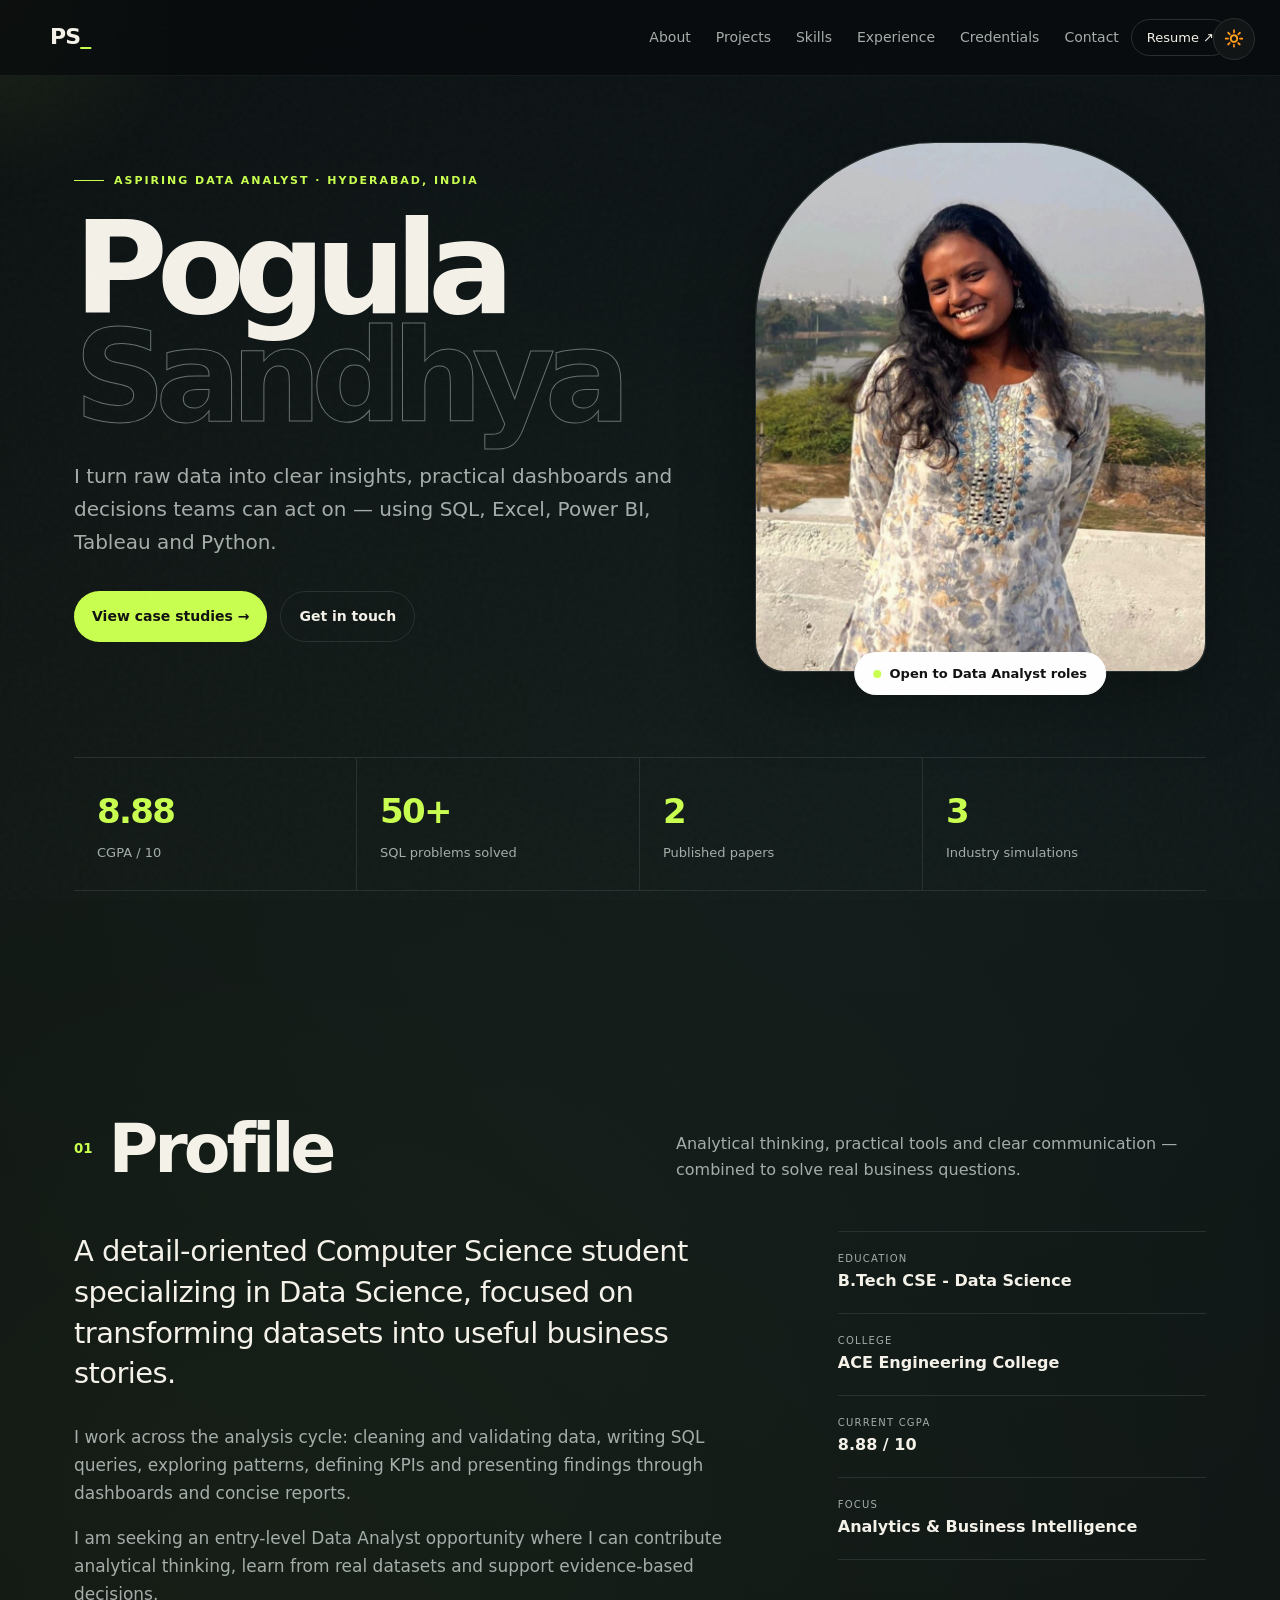
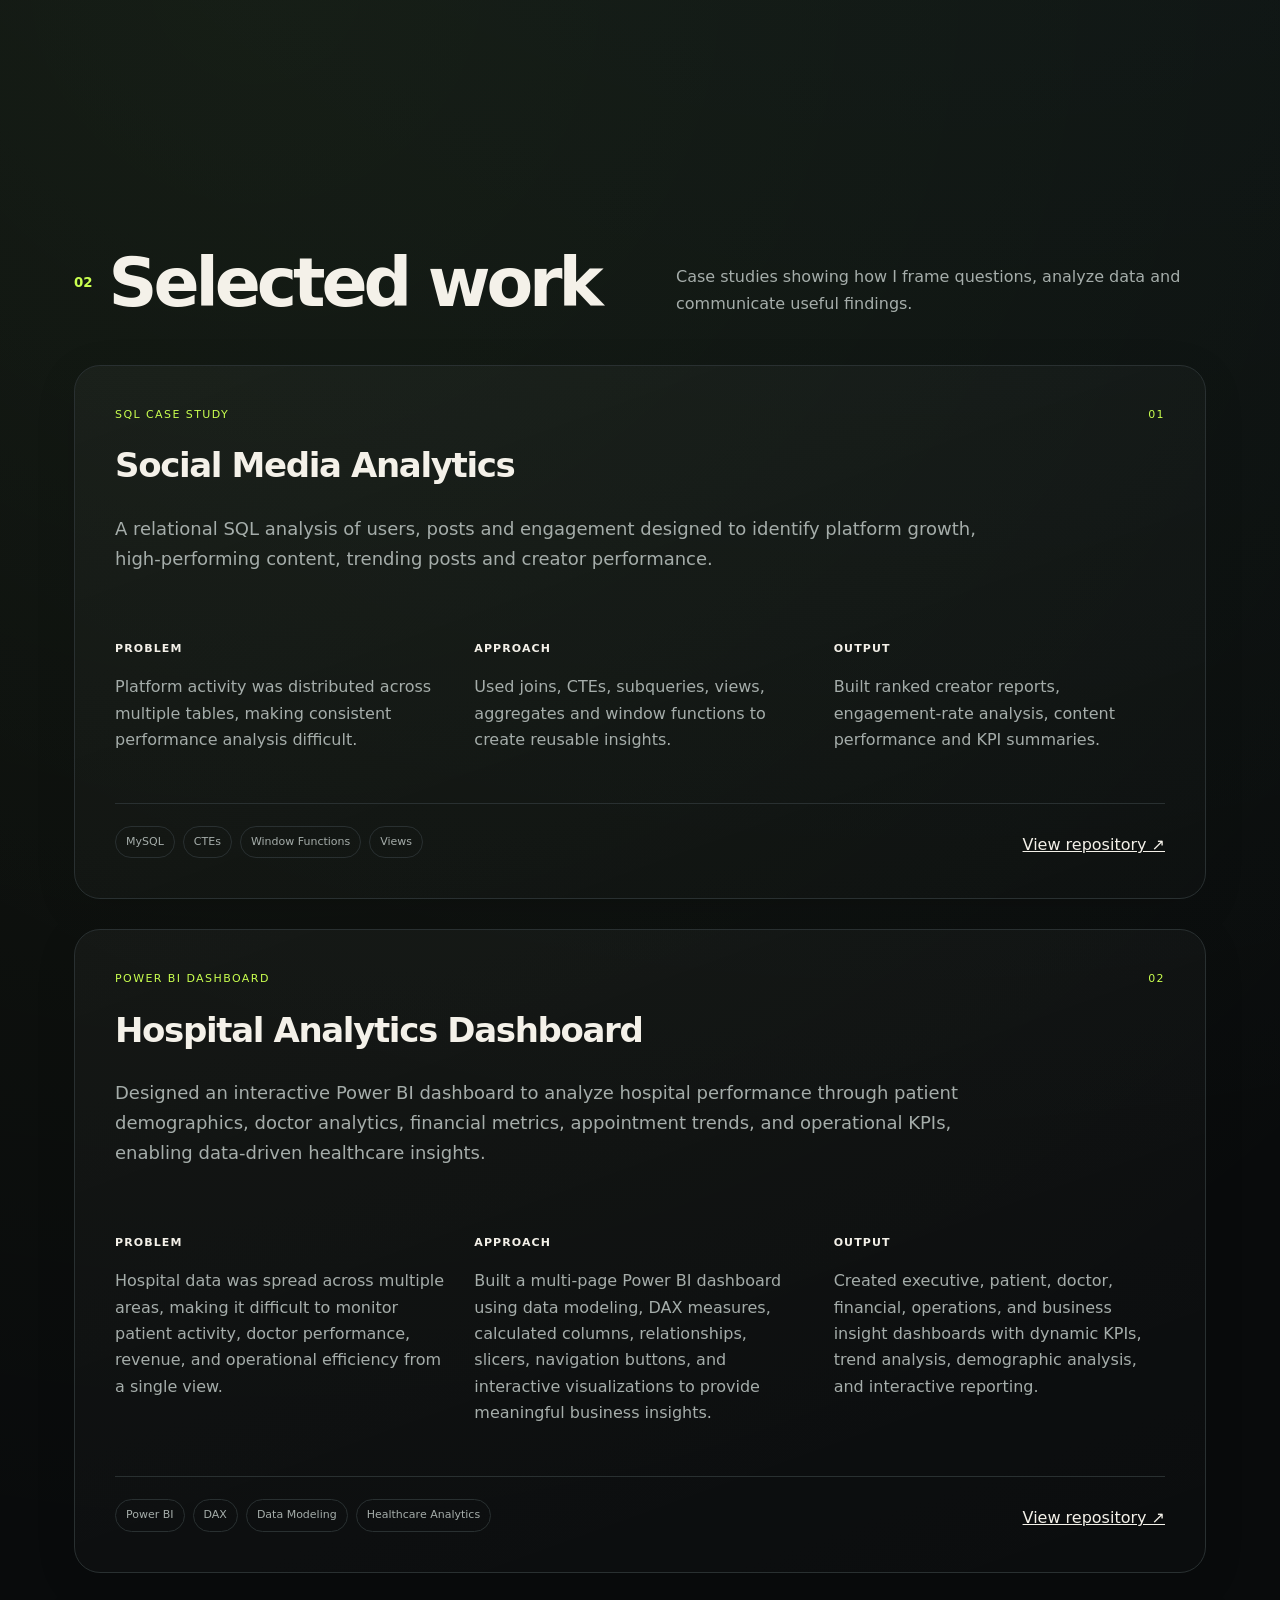
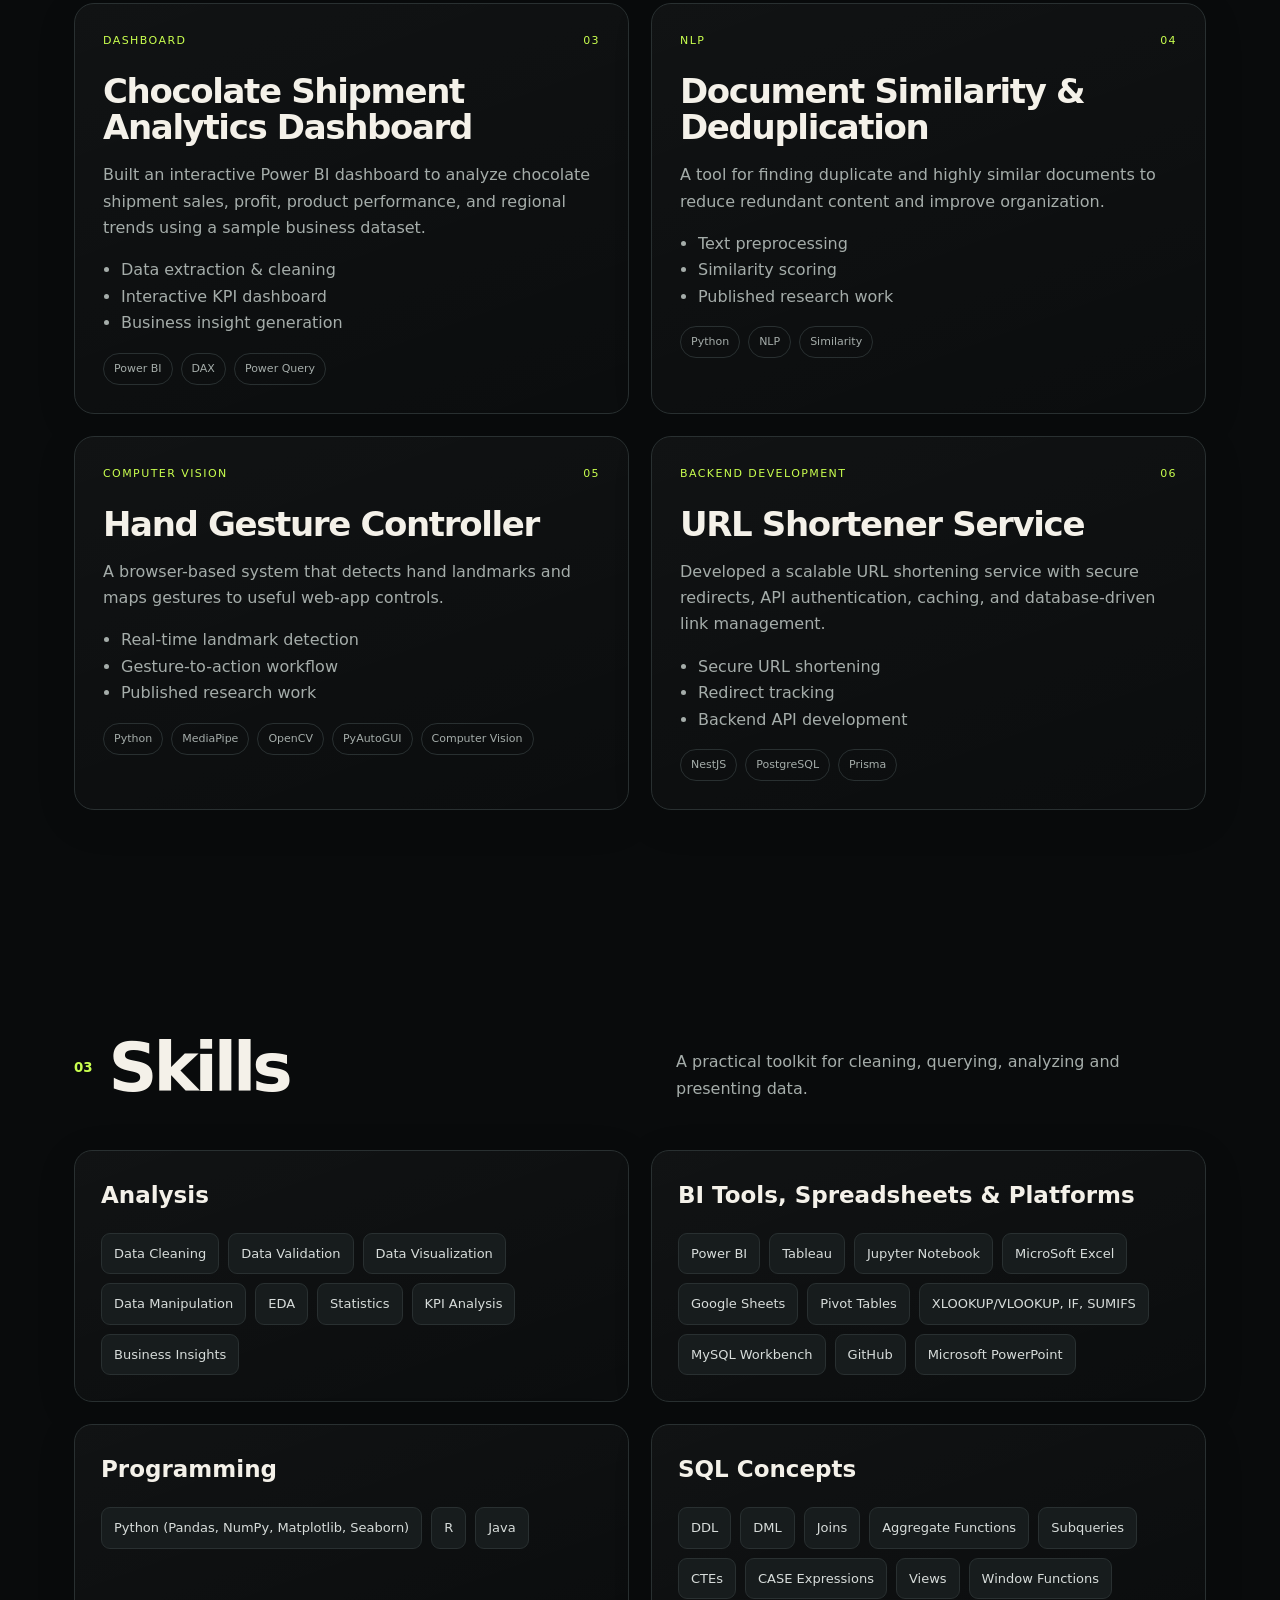
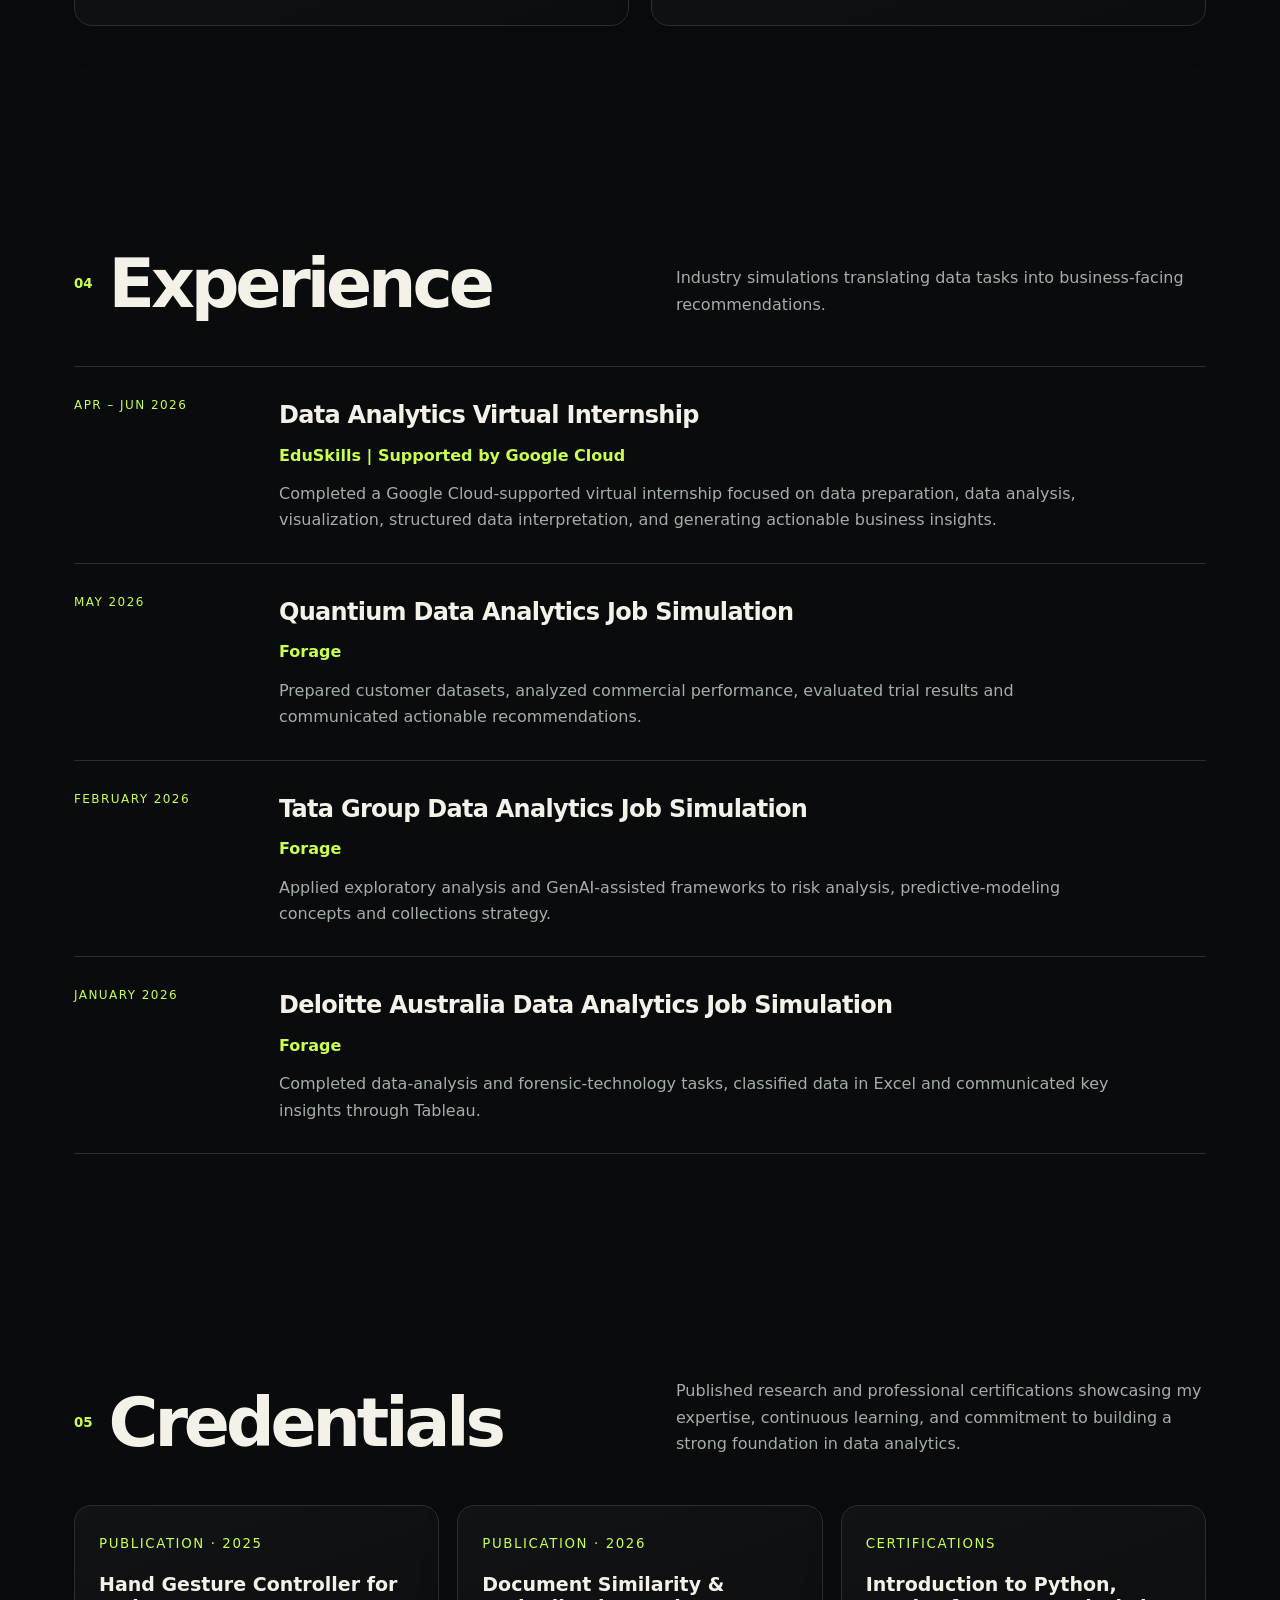
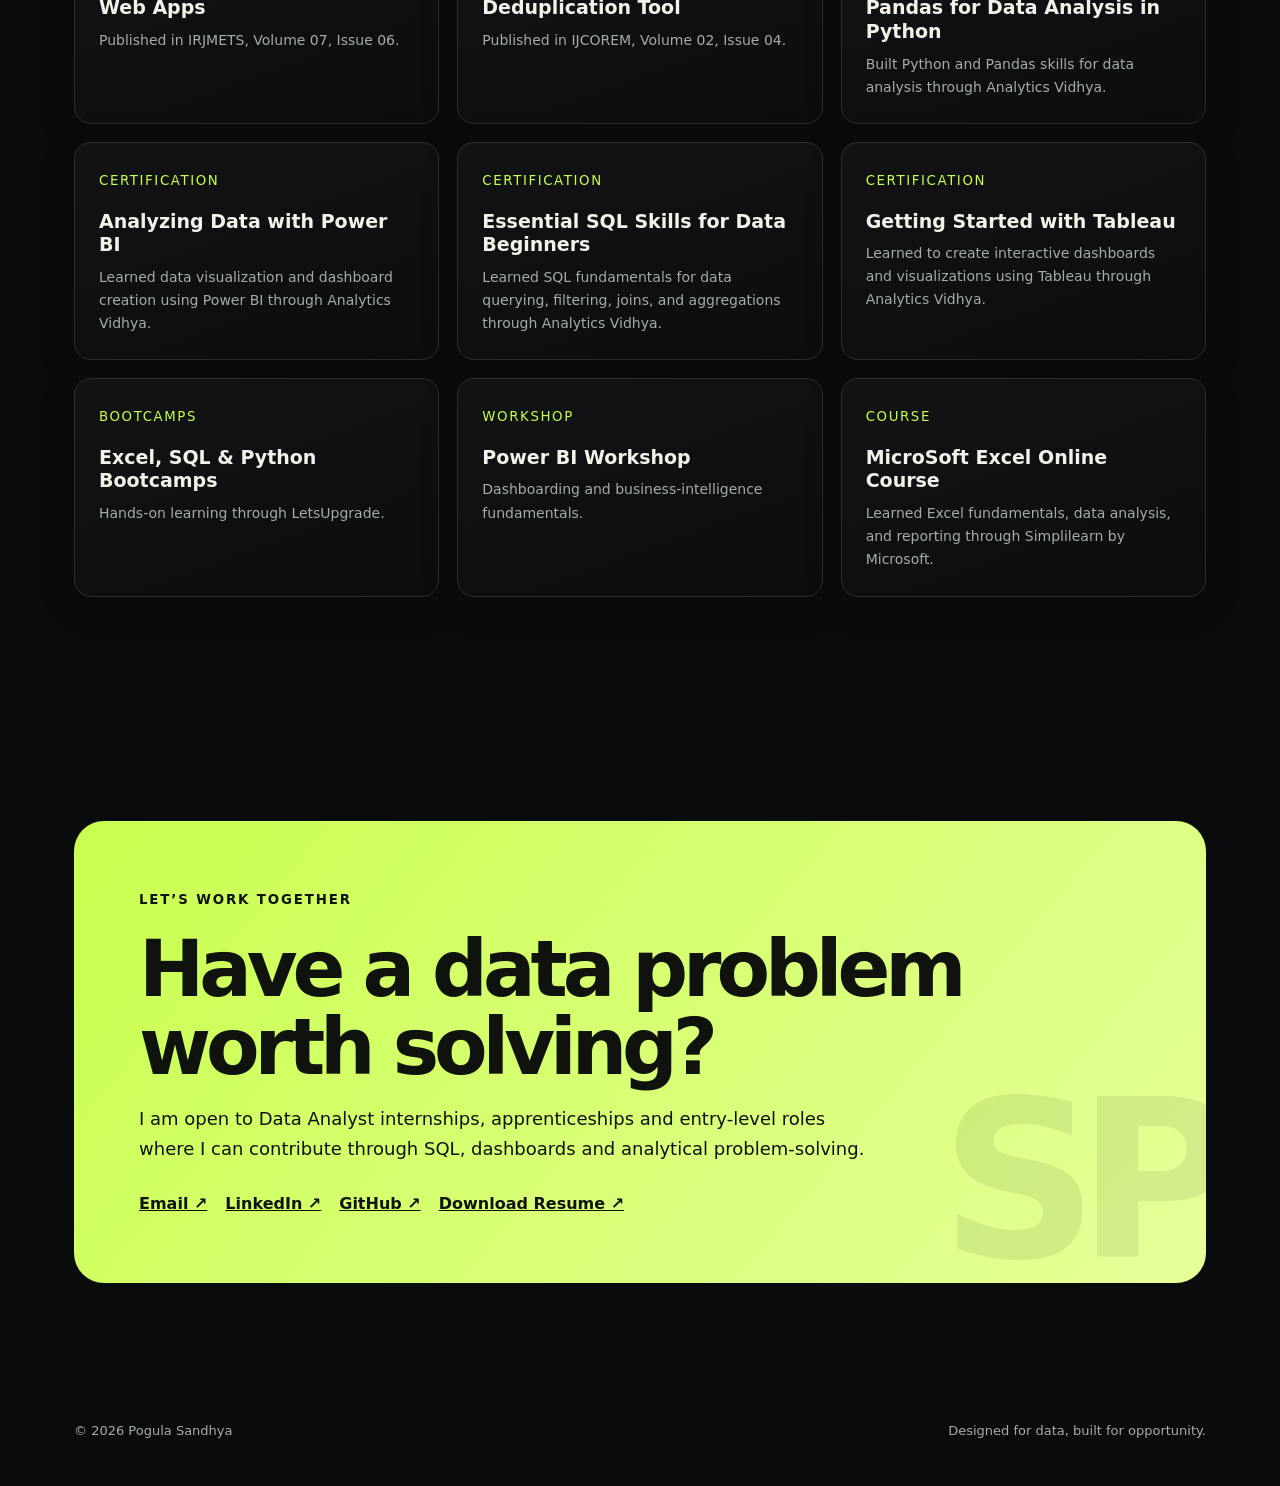
<file: sandhya-portfolio/index.html>
<!DOCTYPE html>
<html lang="en">
<head>
<meta charset="UTF-8">
<meta name="viewport" content="width=device-width, initial-scale=1.0">
<meta name="description" content="Pogula Sandhya — Data Analyst portfolio showcasing SQL, Excel, Power BI, Tableau and Python projects.">
<title>Pogula Sandhya | Aspiring Data Analyst</title>
<link rel="stylesheet" href="style.css">
</head>

<body>
<div class="progress" id="progress"></div><div class="noise"></div><div class="cursor" id="cursor"></div>
<header class="header"><a class="brand" href="#home">PS<i>_</i></a><button class="menu" id="menu" aria-label="Open menu">☰</button><nav class="nav" id="nav"><a href="#about">About</a><a href="#projects">Projects</a><a href="#skills">Skills</a><a href="#experience">Experience</a><a href="#credentials">Credentials</a><a href="#contact">Contact</a></nav>
    <div class="header-actions">
    <button type="button" class="theme-toggle" id="themeToggle" aria-label="Switch to light theme" title="Switch theme">
    <span id="themeIcon">🔆</span>
</button>
    <a class="header-cta" href="Assests/Resume/Sandy%20Role.pdf" target="_blank">Resume ↗</a> </div></header>

    <main>
<section class="section hero" id="home"><div class="hero-copy reveal"><div class="kicker">Aspiring Data Analyst · Hyderabad, India</div><h1>Pogula<br><span>Sandhya</span></h1><p>I turn raw data into clear insights, practical dashboards and decisions teams can act on — using SQL, Excel, Power BI, Tableau and Python.</p><div class="actions"><a class="btn primary" href="#projects">View case studies →</a><a class="btn secondary" href="#contact">Get in touch</a></div></div><div class="visual reveal"><div class="orb-card"><div class="ring r1"></div><div class="ring r2"></div><div class="ring r3"></div><div class="profile-image"><img src="Assests/Resume/2.jpeg" alt="Pogula Sandhya"></div><div class="availability"><b></b>Open to Data Analyst roles</div></div></div><div class="metrics reveal"><div class="metric"><strong data-count="8.88" data-decimals="2">0</strong><span>CGPA / 10</span></div><div class="metric"><strong data-count="50" data-suffix="+">0</strong><span>SQL problems solved</span></div><div class="metric"><strong data-count="2">0</strong><span>Published papers</span></div><div class="metric"><strong data-count="3">0</strong><span>Industry simulations</span></div></div></section>
<section class="section" id="about"><div class="section-head reveal"><div class="section-title"><small>01</small><h2>Profile</h2></div><p>Analytical thinking, practical tools and clear communication — combined to solve real business questions.</p></div><div class="about-grid"><div class="reveal"><p class="lead">A detail-oriented Computer Science student specializing in Data Science, focused on transforming datasets into useful business stories.</p><p class="body-copy">I work across the analysis cycle: cleaning and validating data, writing SQL queries, exploring patterns, defining KPIs and presenting findings through dashboards and concise reports.</p><p class="body-copy">I am seeking an entry-level Data Analyst opportunity where I can contribute analytical thinking, learn from real datasets and support evidence-based decisions.</p></div><div class="facts reveal"><div class="fact"><span>Education</span><strong>B.Tech CSE - Data Science</strong></div><div class="fact"><span>College</span><strong>ACE Engineering College</strong></div><div class="fact"><span>Current CGPA</span><strong>8.88 / 10</strong></div><div class="fact"><span>Focus</span><strong>Analytics & Business Intelligence</strong></div></div></div></section>
<section class="section" id="projects"><div class="section-head reveal"><div class="section-title"><small>02</small><h2>Selected work</h2></div>
    <p>Case studies showing how I frame questions, analyze data and communicate useful findings.</p></div>
    
    <article class="featured reveal"><div class="topline"><span>SQL Case Study</span><span>01</span></div><h3>Social Media Analytics</h3>
    <p class="summary">A relational SQL analysis of users, posts and engagement designed to identify platform growth, high-performing content, trending posts and creator performance.</p>
        <div class="case-grid"><div><h4>Problem</h4><p>Platform activity was distributed across multiple tables, making consistent performance analysis difficult.</p></div>
            <div><h4>Approach</h4><p>Used joins, CTEs, subqueries, views, aggregates and window functions to create reusable insights.</p></div><div><h4>Output</h4>
                <p>Built ranked creator reports, engagement-rate analysis, content performance and KPI summaries.</p></div></div>
        <div class="case-footer"><div class="tags"><span class="tag">MySQL</span><span class="tag">CTEs</span><span class="tag">Window Functions</span>
            <span class="tag">Views</span></div>
            <a href="https://github.com/Sandhya-p01/Social-Media-Analytics-SQL-Project" rel="noopener noreferrer">View repository ↗</a></div></article>


<article class="featured reveal"><div class="topline"><span>POWER BI DASHBOARD</span><span>02</span></div><h3>Hospital Analytics Dashboard</h3>
    <p class="summary">Designed an interactive Power BI dashboard to analyze hospital performance through patient demographics, 
        doctor analytics, financial metrics, appointment trends, and operational KPIs, enabling data-driven healthcare insights.</p>
        <div class="case-grid"><div><h4>Problem</h4><p>Hospital data was spread across multiple areas, making it difficult to monitor patient activity, doctor performance, 
            revenue, and operational efficiency from a single view.</p></div>
            <div><h4>Approach</h4><p>Built a multi-page Power BI dashboard using data modeling, DAX measures, calculated columns, relationships, slicers, navigation buttons, 
                and interactive visualizations to provide meaningful business insights.</p></div><div><h4>Output</h4>
                <p>Created executive, patient, doctor, financial, operations, and business insight dashboards with dynamic KPIs,
                    trend analysis, demographic analysis, and interactive reporting.</p></div></div>
        <div class="case-footer"><div class="tags"><span class="tag">Power BI</span><span class="tag">DAX</span><span class="tag">Data Modeling</span>
            <span class="tag">Healthcare Analytics</span></div>
            <a href="https://github.com/Sandhya-p01/Hospital-Analytics-Dashboard-PowerBI" rel="noopener noreferrer">View repository ↗</a></div></article>

    <div class="project-grid"><article class="project-card reveal"><div class="topline"><span>Dashboard</span><span>03</span></div>
        <h3>Chocolate Shipment Analytics Dashboard</h3>
        <p>Built an interactive Power BI dashboard to analyze chocolate shipment sales, profit, product performance, and regional trends using a sample business dataset.</p>
        <ul><li>Data extraction & cleaning</li><li>Interactive KPI dashboard</li><li>Business insight generation</li></ul>
        <div class="tags"><span class="tag">Power BI</span><span class="tag">DAX</span><span class="tag">Power Query</span></div></article>
        
        <article class="project-card reveal"><div class="topline"><span>NLP</span><span>04</span></div><h3>Document Similarity & Deduplication</h3>
            <p>A tool for finding duplicate and highly similar documents to reduce redundant content and improve organization.</p>
            <ul><li>Text preprocessing</li><li>Similarity scoring</li><li>Published research work</li></ul>
            <div class="tags"><span class="tag">Python</span><span class="tag">NLP</span><span class="tag">Similarity</span></div></article>
        
        <article class="project-card reveal"><div class="topline"><span>Computer Vision</span><span>05</span></div><h3>Hand Gesture Controller</h3>
            <p>A browser-based system that detects hand landmarks and maps gestures to useful web-app controls.</p>
            <ul><li>Real-time landmark detection</li><li>Gesture-to-action workflow</li><li>Published research work</li></ul>
            <div class="tags"><span class="tag">Python</span><span class="tag">MediaPipe</span><span class="tag">OpenCV</span>
                <span class="tag">PyAutoGUI</span><span class="tag">Computer Vision</span></div></article>
        
        <article class="project-card reveal"><div class="topline"><span>BACKEND DEVELOPMENT</span><span>06</span></div><h3>URL Shortener Service</h3><p>Developed a scalable URL shortening service with secure redirects, API authentication, caching, and database-driven link management.</p><ul><li>Secure URL shortening</li><li>Redirect tracking</li><li>Backend API development</li></ul><div class="tags"><span class="tag">NestJS</span><span class="tag">PostgreSQL</span><span class="tag">Prisma</span></div></article></div></section>
<section class="section" id="skills"><div class="section-head reveal"><div class="section-title"><small>03</small><h2>Skills</h2></div><p>A practical toolkit for cleaning, querying, analyzing and presenting data.</p></div><div class="skills-grid"><div class="skill-card reveal"><h3>Analysis</h3><div class="skill-pills"><span>Data Cleaning</span><span>Data Validation</span><span>Data Visualization</span><span>Data Manipulation</span><span>EDA</span><span>Statistics</span><span>KPI Analysis</span><span>Business Insights</span></div></div><div class="skill-card reveal"><h3>BI Tools, Spreadsheets & Platforms</h3><div class="skill-pills"><span>Power BI</span><span>Tableau</span><span>Jupyter Notebook</span><span>MicroSoft Excel</span><span>Google Sheets</span><span>Pivot Tables</span><span>XLOOKUP/VLOOKUP, IF, SUMIFS</span><span>MySQL Workbench</span><span>GitHub</span><span>Microsoft PowerPoint</span></div></div><div class="skill-card reveal"><h3>Programming</h3><div class="skill-pills"><span>Python (Pandas, NumPy, Matplotlib, Seaborn)</span><span>R</span><span>Java</span></div></div><div class="skill-card reveal"><h3>SQL Concepts</h3><div class="skill-pills"><span>DDL</span><span>DML</span><span>Joins</span><span>Aggregate Functions</span><span>Subqueries</span><span>CTEs</span><span>CASE Expressions</span><span>Views</span><span>Window Functions</span></div></div></div></section>
<section class="section" id="experience"><div class="section-head reveal"><div class="section-title"><small>04</small><h2>Experience</h2></div><p>Industry simulations translating data tasks into business-facing recommendations.</p></div><div class="timeline"><article class="timeline-item reveal">
    <div class="timeline-date">APR – JUN 2026</div>

    <div>
        <h3>Data Analytics Virtual Internship</h3>
        <h4 style="margin:6px 0 12px;color:var(--accent);font-size:16px;font-weight:600;">
            EduSkills | Supported by Google Cloud
        </h4>

        <p>
            Completed a Google Cloud-supported virtual internship focused on data preparation,
            data analysis, visualization, structured data interpretation, and generating
            actionable business insights.
        </p>
    </div>
</article><article class="timeline-item reveal"><div class="timeline-date">May 2026</div><div><h3>Quantium Data Analytics Job Simulation</h3><h4 style="margin:6px 0 12px;color:var(--accent);font-size:16px;font-weight:600;">
            Forage
        </h4><p>Prepared customer datasets, analyzed commercial performance, evaluated trial results and communicated actionable recommendations.</p></div></article><article class="timeline-item reveal"><div class="timeline-date">February 2026</div><div><h3>Tata Group Data Analytics Job Simulation</h3><h4 style="margin:6px 0 12px;color:var(--accent);font-size:16px;font-weight:600;">
            Forage
        </h4><p>Applied exploratory analysis and GenAI-assisted frameworks to risk analysis, predictive-modeling concepts and collections strategy.</p></div></article><article class="timeline-item reveal"><div class="timeline-date">January 2026</div><div><h3>Deloitte Australia Data Analytics Job Simulation</h3><h4 style="margin:6px 0 12px;color:var(--accent);font-size:16px;font-weight:600;">
            Forage
        </h4><p>Completed data-analysis and forensic-technology tasks, classified data in Excel and communicated key insights through Tableau.</p></div></article></div></section>
<section class="section" id="credentials"><div class="section-head reveal"><div class="section-title"><small>05</small><h2>Credentials</h2></div><p>Published research and professional certifications showcasing my expertise, continuous learning, and commitment to building a strong foundation in data analytics.</p></div><div class="credentials"><article class="credential reveal"><small>Publication · 2025</small><h3>Hand Gesture Controller for Web Apps</h3><p>Published in IRJMETS, Volume 07, Issue 06.</p></article><article class="credential reveal"><small>Publication · 2026</small><h3>Document Similarity & Deduplication Tool</h3><p>Published in IJCOREM, Volume 02, Issue 04.</p></article><article class="credential reveal"><small>Certifications</small><h3>Introduction to Python, Pandas for Data Analysis in Python</h3><p>Built Python and Pandas skills for data analysis through Analytics Vidhya.</p></article><article class="credential reveal"><small>Certification</small><h3>Analyzing Data with Power BI</h3><p>Learned data visualization and dashboard creation using Power BI through Analytics Vidhya.</p></article><article class="credential reveal"><small>Certification</small><h3>Essential SQL Skills for Data Beginners</h3><p>Learned SQL fundamentals for data querying, filtering, joins, and aggregations through Analytics Vidhya.</p></article><article class="credential reveal"><small>Certification</small><h3>Getting Started with Tableau</h3><p>Learned to create interactive dashboards and visualizations using Tableau through Analytics Vidhya.</p></article><article class="credential reveal"><small>Bootcamps</small><h3>Excel, SQL & Python Bootcamps</h3><p>Hands-on learning through LetsUpgrade.</p></article><article class="credential reveal"><small>Workshop</small><h3>Power BI Workshop</h3><p>Dashboarding and business-intelligence fundamentals.</p></article><article class="credential reveal"><small>Course</small><h3>MicroSoft Excel Online Course</h3><p>Learned Excel fundamentals, data analysis, and reporting through Simplilearn by Microsoft.</p></article></div></section>
<section class="section" id="contact"><div class="contact reveal"><small>Let’s work together</small><h2>Have a data problem worth solving?</h2><p>I am open to Data Analyst internships, apprenticeships and entry-level roles where I can contribute through SQL, dashboards and analytical problem-solving.</p><div class="contact-links"><a href="mailto:sandhyapogula1@gmail.com">Email ↗</a><a href="https://www.linkedin.com/in/pogula-sandhya" target="_blank" rel="noopener noreferrer">LinkedIn ↗</a><a href="https://github.com/Sandhya-p01" target="_blank" rel="noopener noreferrer">GitHub ↗</a><a href="Assests/Resume/Sandy%20Role.pdf" target="_blank" >Download Resume ↗</a></div></div></section>
</main><footer class="footer"><span>© <span id="year"></span> Pogula Sandhya</span><span>Designed for data, built for opportunity.</span></footer>
<script>
const q=s=>document.querySelector(s),qa=s=>document.querySelectorAll(s);q('#year').textContent=new Date().getFullYear();const obs=new IntersectionObserver(es=>es.forEach(e=>{if(e.isIntersecting)e.target.classList.add('show')}),{threshold:.12});qa('.reveal').forEach(x=>obs.observe(x));const co=new IntersectionObserver(es=>es.forEach(e=>{if(!e.isIntersecting)return;const el=e.target,t=+el.dataset.count,d=+el.dataset.decimals||0,s=el.dataset.suffix||'',st=performance.now();function a(n){let p=Math.min((n-st)/1000,1),v=t*(1-Math.pow(1-p,3));el.textContent=v.toFixed(d)+s;if(p<1)requestAnimationFrame(a)}requestAnimationFrame(a);co.unobserve(el)}),{threshold:.8});qa('[data-count]').forEach(x=>co.observe(x));q('#menu').onclick=()=>q('#nav').classList.toggle('open');qa('#nav a').forEach(a=>a.onclick=()=>q('#nav').classList.remove('open'));window.addEventListener('pointermove',e=>{q('#cursor').style.left=e.clientX+'px';q('#cursor').style.top=e.clientY+'px'});window.addEventListener('scroll',()=>{const h=document.documentElement;q('#progress').style.width=(h.scrollTop/(h.scrollHeight-h.clientHeight)*100)+'%'});
</script>
<script>
(function(){
  const root=document.documentElement;
  const themeToggle=document.getElementById('themeToggle');
  const themeIcon=document.getElementById('themeIcon');
  if(!themeToggle||!themeIcon)return;

  function applyTheme(theme){
    root.setAttribute('data-theme',theme);
    const isLight=theme==='light';
    themeIcon.textContent=isLight?'🌙':'🔆';
    themeToggle.setAttribute('aria-label',isLight?'Switch to dark theme':'Switch to light theme');
  }

  const saved=localStorage.getItem('portfolio-theme');
  applyTheme(saved==='light'?'light':'dark');

  themeToggle.addEventListener('click',function(){
    const next=root.getAttribute('data-theme')==='light'?'dark':'light';
    applyTheme(next);
    localStorage.setItem('portfolio-theme',next);
  });
})();
</script>
</body></html>
</file>
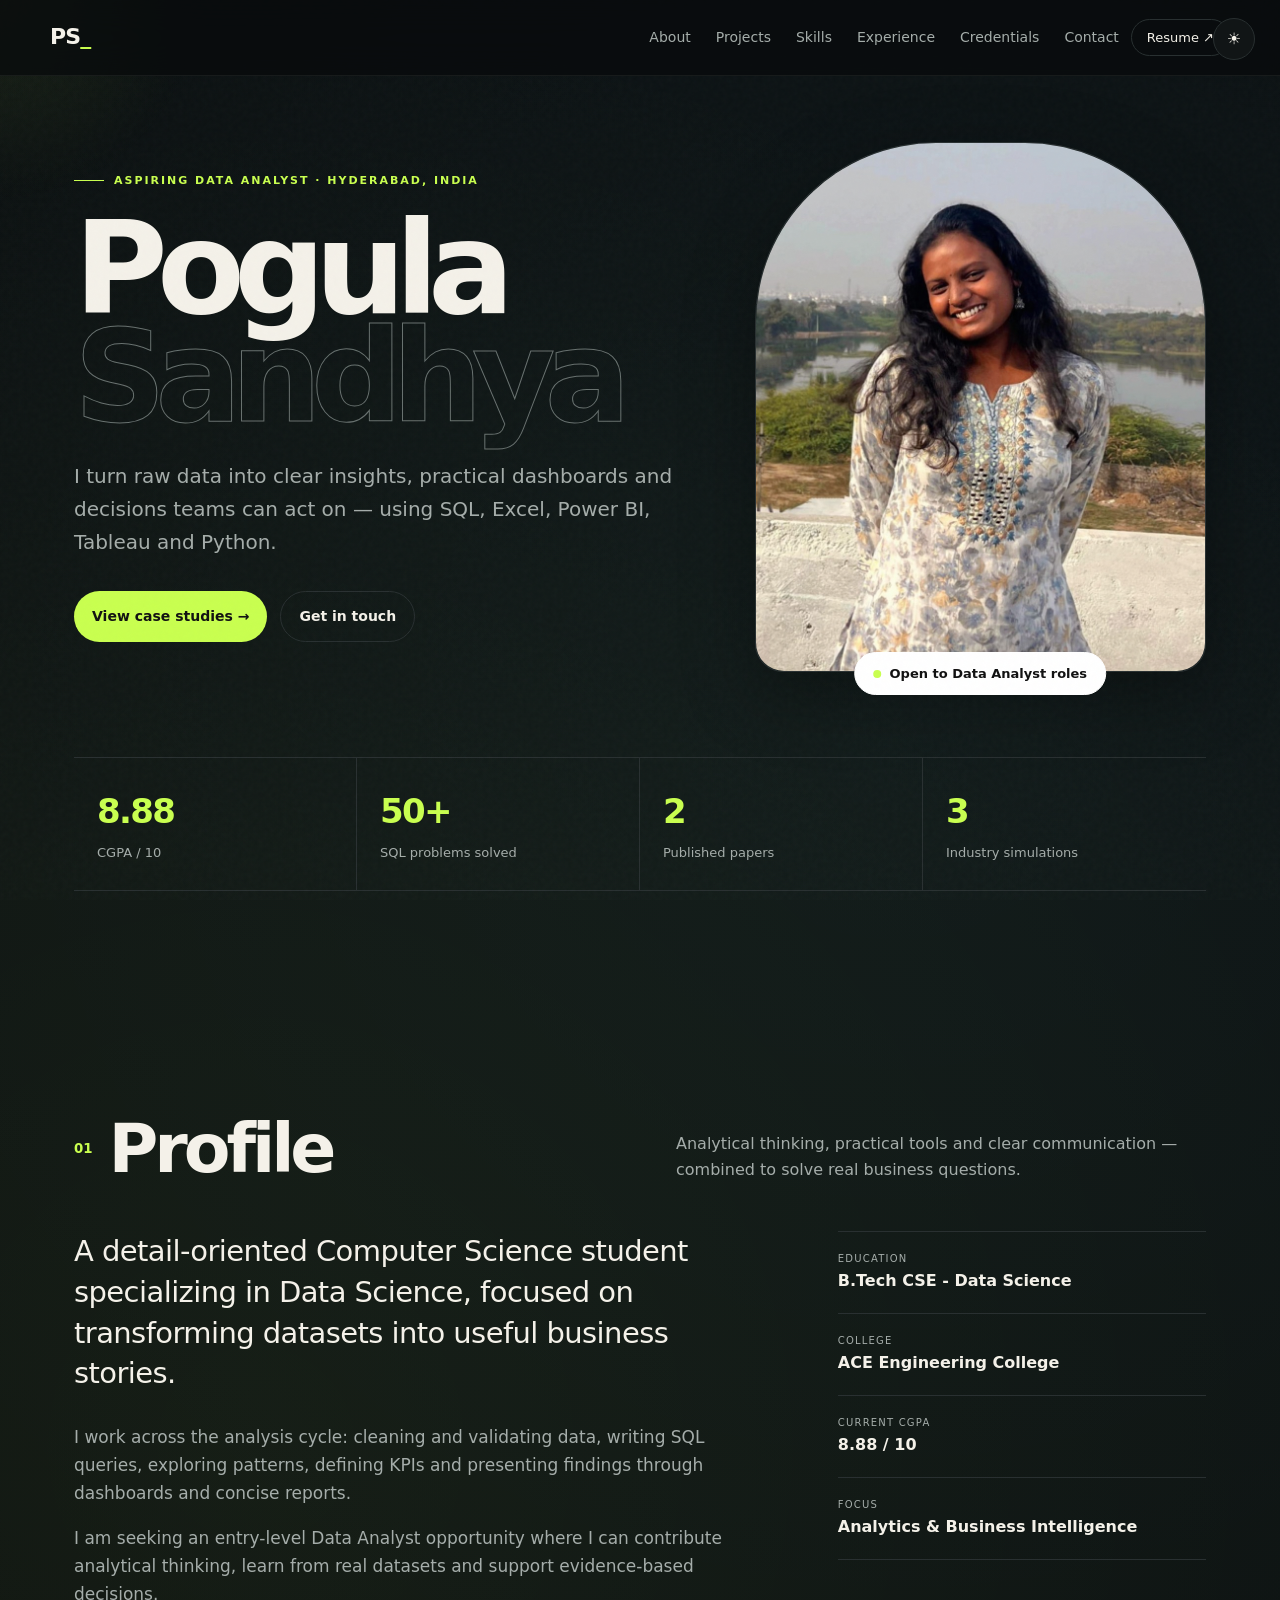
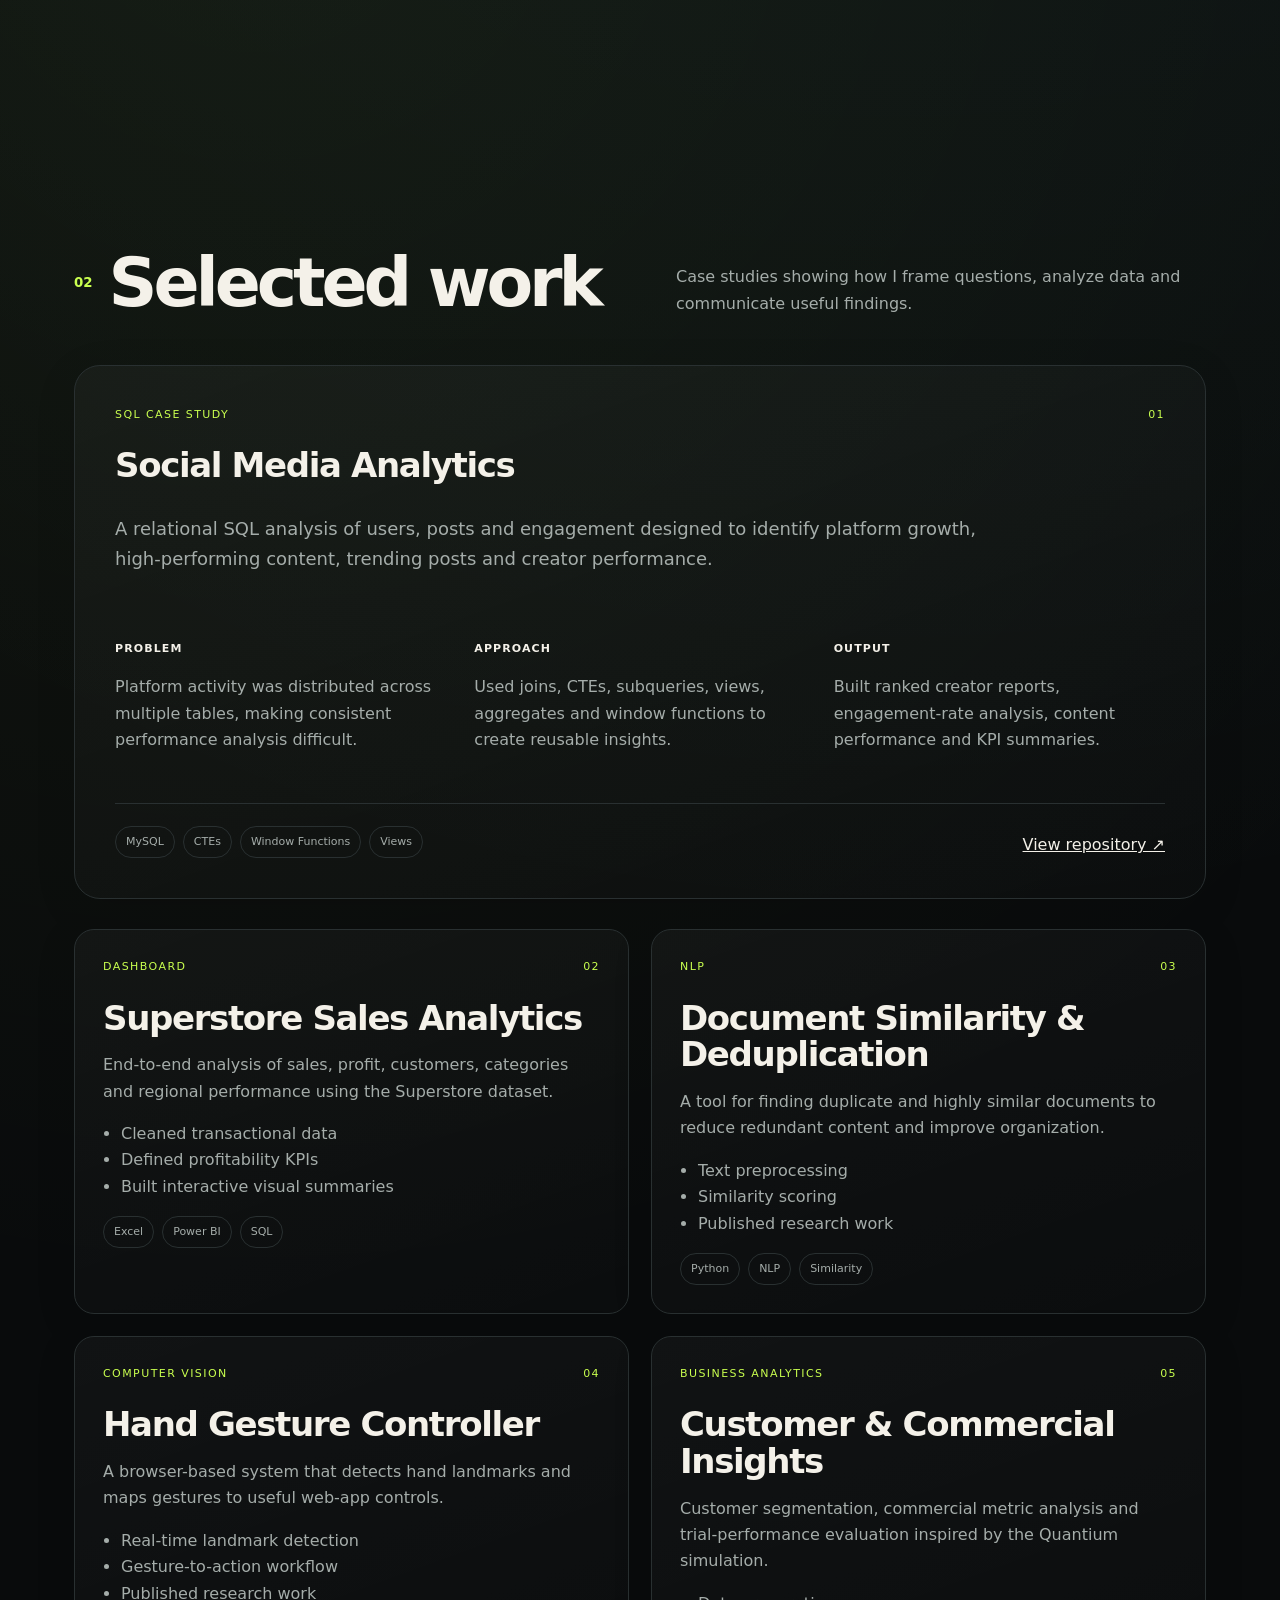
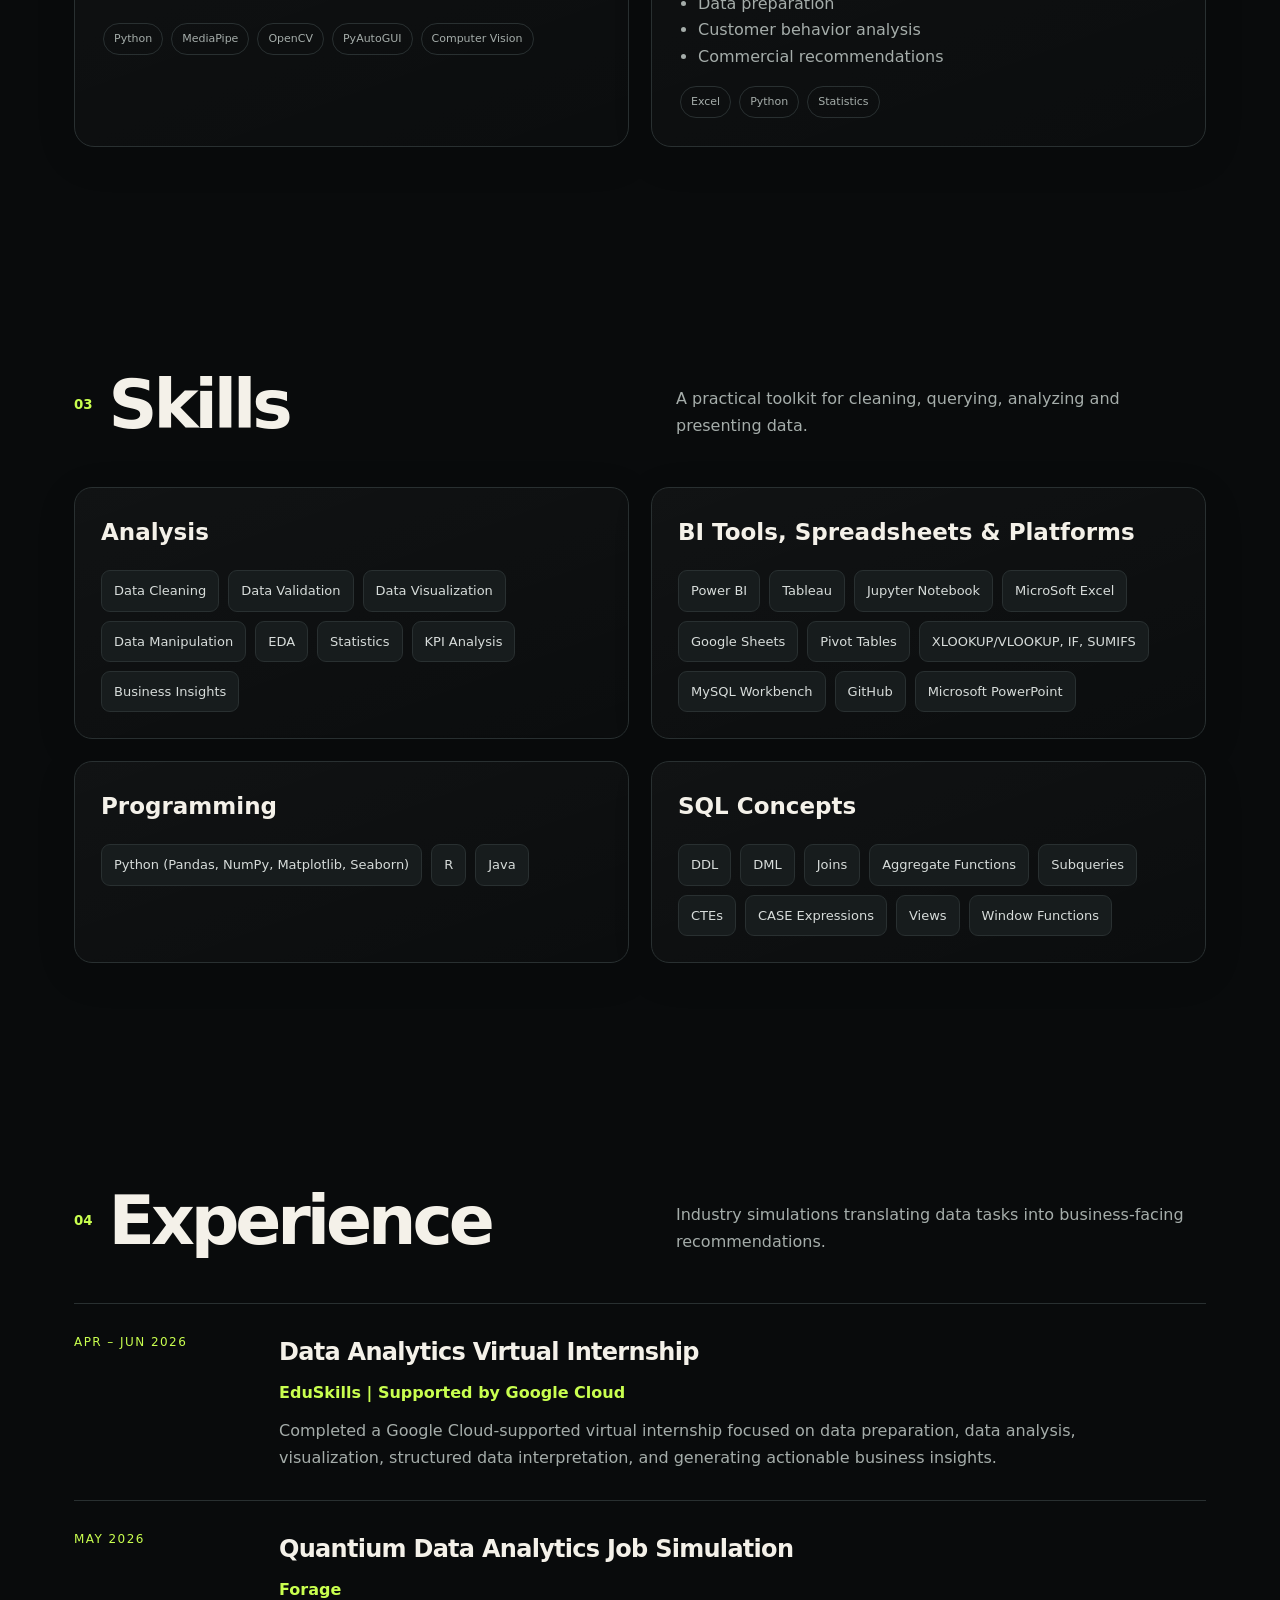
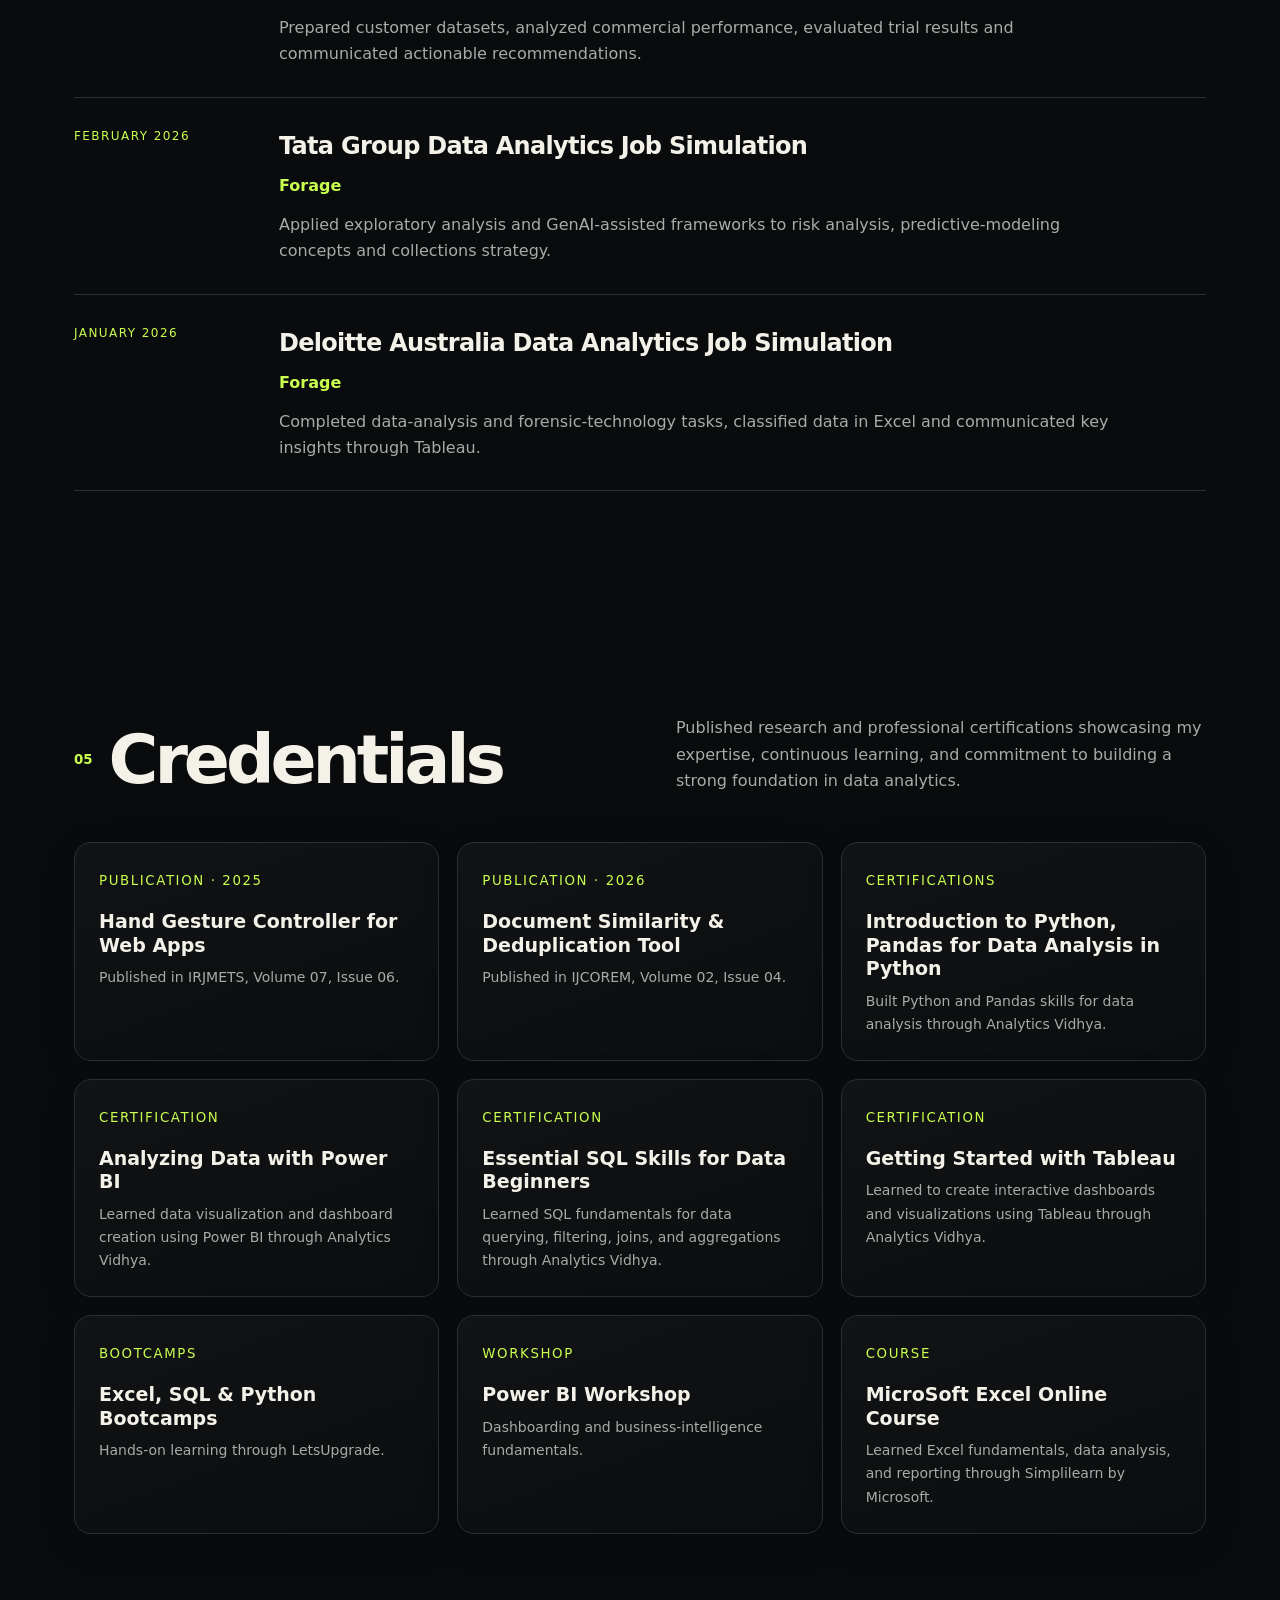
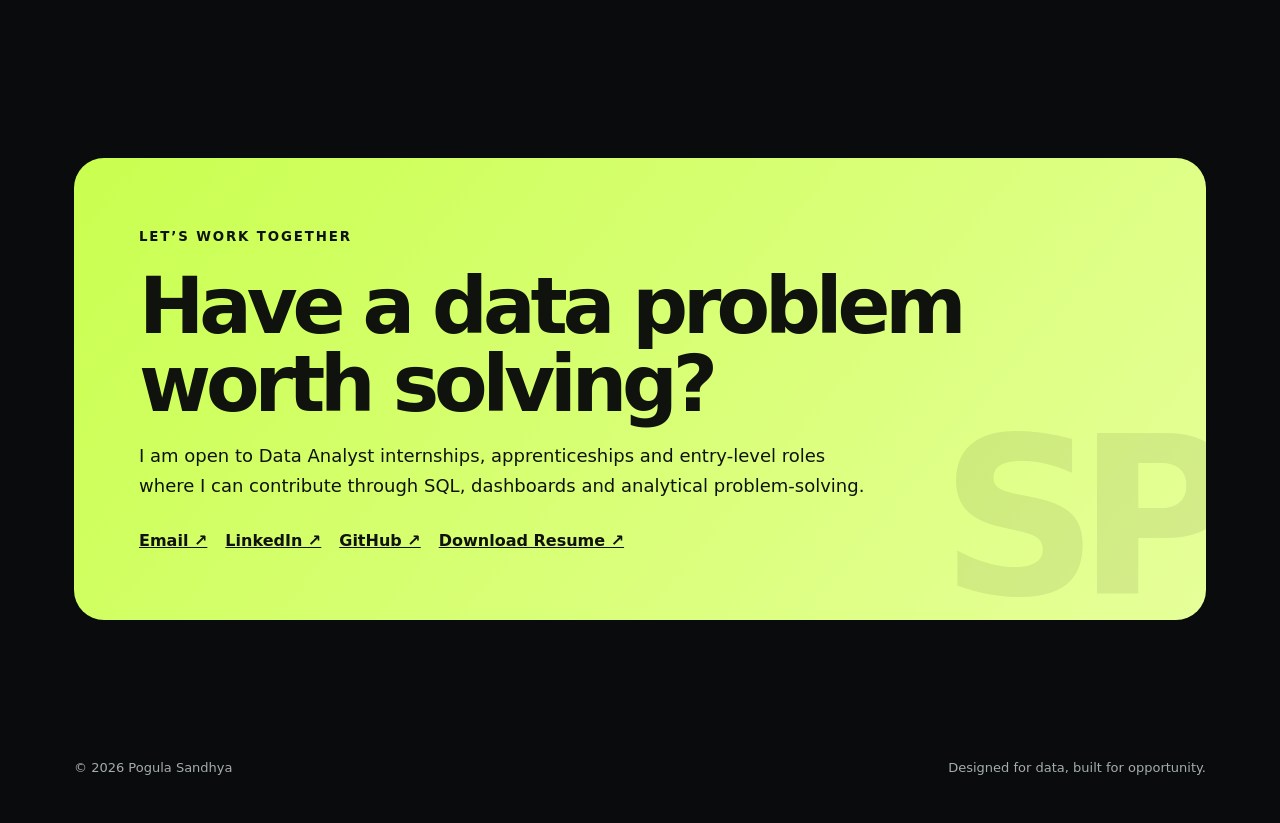
<file: sandhya-portfolio/indexx.html>
<!DOCTYPE html>
<html lang="en">
<head>
<meta charset="UTF-8">
<meta name="viewport" content="width=device-width, initial-scale=1.0">
<meta name="description" content="Pogula Sandhya — Data Analyst portfolio showcasing SQL, Excel, Power BI, Tableau and Python projects.">
<title>Pogula Sandhya | Aspiring Data Analyst</title>
<link rel="stylesheet" href="style.css">
</head>

<body>
<div class="progress" id="progress"></div><div class="noise"></div><div class="cursor" id="cursor"></div>
<header class="header"><a class="brand" href="#home">PS<i>_</i></a><button class="menu" id="menu" aria-label="Open menu">☰</button><nav class="nav" id="nav"><a href="#about">About</a><a href="#projects">Projects</a><a href="#skills">Skills</a><a href="#experience">Experience</a><a href="#credentials">Credentials</a><a href="#contact">Contact</a></nav>
    <div class="header-actions">
    <button type="button" class="theme-toggle" id="themeToggle" aria-label="Switch to light theme" title="Switch theme">
    <span id="themeIcon">☀️</span>
</button>
    <a class="header-cta" href="Assests/Resume/Sandy Role.pdf" target="_blank">Resume ↗</a> </div></header>

    <main>
<section class="section hero" id="home"><div class="hero-copy reveal"><div class="kicker">Aspiring Data Analyst · Hyderabad, India</div><h1>Pogula<br><span>Sandhya</span></h1><p>I turn raw data into clear insights, practical dashboards and decisions teams can act on — using SQL, Excel, Power BI, Tableau and Python.</p><div class="actions"><a class="btn primary" href="#projects">View case studies →</a><a class="btn secondary" href="#contact">Get in touch</a></div></div><div class="visual reveal"><div class="orb-card"><div class="ring r1"></div><div class="ring r2"></div><div class="ring r3"></div><div class="profile-image"><img src="Assests/Resume/2.jpeg" alt="Pogula Sandhya"></div><div class="availability"><b></b>Open to Data Analyst roles</div></div></div><div class="metrics reveal"><div class="metric"><strong data-count="8.88" data-decimals="2">0</strong><span>CGPA / 10</span></div><div class="metric"><strong data-count="50" data-suffix="+">0</strong><span>SQL problems solved</span></div><div class="metric"><strong data-count="2">0</strong><span>Published papers</span></div><div class="metric"><strong data-count="3">0</strong><span>Industry simulations</span></div></div></section>
<section class="section" id="about"><div class="section-head reveal"><div class="section-title"><small>01</small><h2>Profile</h2></div><p>Analytical thinking, practical tools and clear communication — combined to solve real business questions.</p></div><div class="about-grid"><div class="reveal"><p class="lead">A detail-oriented Computer Science student specializing in Data Science, focused on transforming datasets into useful business stories.</p><p class="body-copy">I work across the analysis cycle: cleaning and validating data, writing SQL queries, exploring patterns, defining KPIs and presenting findings through dashboards and concise reports.</p><p class="body-copy">I am seeking an entry-level Data Analyst opportunity where I can contribute analytical thinking, learn from real datasets and support evidence-based decisions.</p></div><div class="facts reveal"><div class="fact"><span>Education</span><strong>B.Tech CSE - Data Science</strong></div><div class="fact"><span>College</span><strong>ACE Engineering College</strong></div><div class="fact"><span>Current CGPA</span><strong>8.88 / 10</strong></div><div class="fact"><span>Focus</span><strong>Analytics & Business Intelligence</strong></div></div></div></section>
<section class="section" id="projects"><div class="section-head reveal"><div class="section-title"><small>02</small><h2>Selected work</h2></div><p>Case studies showing how I frame questions, analyze data and communicate useful findings.</p></div><article class="featured reveal"><div class="topline"><span>SQL Case Study</span><span>01</span></div><h3>Social Media Analytics</h3><p class="summary">A relational SQL analysis of users, posts and engagement designed to identify platform growth, high-performing content, trending posts and creator performance.</p><div class="case-grid"><div><h4>Problem</h4><p>Platform activity was distributed across multiple tables, making consistent performance analysis difficult.</p></div><div><h4>Approach</h4><p>Used joins, CTEs, subqueries, views, aggregates and window functions to create reusable insights.</p></div><div><h4>Output</h4><p>Built ranked creator reports, engagement-rate analysis, content performance and KPI summaries.</p></div></div><div class="case-footer"><div class="tags"><span class="tag">MySQL</span><span class="tag">CTEs</span><span class="tag">Window Functions</span><span class="tag">Views</span></div><a href="https://github.com/Sandhya-p01/Social-Media-Analytics-SQL-Project" rel="noopener noreferrer">View repository ↗</a></div></article><div class="project-grid"><article class="project-card reveal"><div class="topline"><span>Dashboard</span><span>02</span></div><h3>Superstore Sales Analytics</h3><p>End-to-end analysis of sales, profit, customers, categories and regional performance using the Superstore dataset.</p><ul><li>Cleaned transactional data</li><li>Defined profitability KPIs</li><li>Built interactive visual summaries</li></ul><div class="tags"><span class="tag">Excel</span><span class="tag">Power BI</span><span class="tag">SQL</span></div></article><article class="project-card reveal"><div class="topline"><span>NLP</span><span>03</span></div><h3>Document Similarity & Deduplication</h3><p>A tool for finding duplicate and highly similar documents to reduce redundant content and improve organization.</p><ul><li>Text preprocessing</li><li>Similarity scoring</li><li>Published research work</li></ul><div class="tags"><span class="tag">Python</span><span class="tag">NLP</span><span class="tag">Similarity</span></div></article><article class="project-card reveal"><div class="topline"><span>Computer Vision</span><span>04</span></div><h3>Hand Gesture Controller</h3><p>A browser-based system that detects hand landmarks and maps gestures to useful web-app controls.</p><ul><li>Real-time landmark detection</li><li>Gesture-to-action workflow</li><li>Published research work</li></ul><div class="tags"><span class="tag">Python</span><span class="tag">MediaPipe</span><span class="tag">OpenCV</span><span class="tag">PyAutoGUI</span><span class="tag">Computer Vision</span></div></article><article class="project-card reveal"><div class="topline"><span>Business Analytics</span><span>05</span></div><h3>Customer & Commercial Insights</h3><p>Customer segmentation, commercial metric analysis and trial-performance evaluation inspired by the Quantium simulation.</p><ul><li>Data preparation</li><li>Customer behavior analysis</li><li>Commercial recommendations</li></ul><div class="tags"><span class="tag">Excel</span><span class="tag">Python</span><span class="tag">Statistics</span></div></article></div></section>
<section class="section" id="skills"><div class="section-head reveal"><div class="section-title"><small>03</small><h2>Skills</h2></div><p>A practical toolkit for cleaning, querying, analyzing and presenting data.</p></div><div class="skills-grid"><div class="skill-card reveal"><h3>Analysis</h3><div class="skill-pills"><span>Data Cleaning</span><span>Data Validation</span><span>Data Visualization</span><span>Data Manipulation</span><span>EDA</span><span>Statistics</span><span>KPI Analysis</span><span>Business Insights</span></div></div><div class="skill-card reveal"><h3>BI Tools, Spreadsheets & Platforms</h3><div class="skill-pills"><span>Power BI</span><span>Tableau</span><span>Jupyter Notebook</span><span>MicroSoft Excel</span><span>Google Sheets</span><span>Pivot Tables</span><span>XLOOKUP/VLOOKUP, IF, SUMIFS</span><span>MySQL Workbench</span><span>GitHub</span><span>Microsoft PowerPoint</span></div></div><div class="skill-card reveal"><h3>Programming</h3><div class="skill-pills"><span>Python (Pandas, NumPy, Matplotlib, Seaborn)</span><span>R</span><span>Java</span></div></div><div class="skill-card reveal"><h3>SQL Concepts</h3><div class="skill-pills"><span>DDL</span><span>DML</span><span>Joins</span><span>Aggregate Functions</span><span>Subqueries</span><span>CTEs</span><span>CASE Expressions</span><span>Views</span><span>Window Functions</span></div></div></div></section>
<section class="section" id="experience"><div class="section-head reveal"><div class="section-title"><small>04</small><h2>Experience</h2></div><p>Industry simulations translating data tasks into business-facing recommendations.</p></div><div class="timeline"><article class="timeline-item reveal">
    <div class="timeline-date">APR – JUN 2026</div>

    <div>
        <h3>Data Analytics Virtual Internship</h3>
        <h4 style="margin:6px 0 12px;color:var(--accent);font-size:16px;font-weight:600;">
            EduSkills | Supported by Google Cloud
        </h4>

        <p>
            Completed a Google Cloud-supported virtual internship focused on data preparation,
            data analysis, visualization, structured data interpretation, and generating
            actionable business insights.
        </p>
    </div>
</article><article class="timeline-item reveal"><div class="timeline-date">May 2026</div><div><h3>Quantium Data Analytics Job Simulation</h3><h4 style="margin:6px 0 12px;color:var(--accent);font-size:16px;font-weight:600;">
            Forage
        </h4><p>Prepared customer datasets, analyzed commercial performance, evaluated trial results and communicated actionable recommendations.</p></div></article><article class="timeline-item reveal"><div class="timeline-date">February 2026</div><div><h3>Tata Group Data Analytics Job Simulation</h3><h4 style="margin:6px 0 12px;color:var(--accent);font-size:16px;font-weight:600;">
            Forage
        </h4><p>Applied exploratory analysis and GenAI-assisted frameworks to risk analysis, predictive-modeling concepts and collections strategy.</p></div></article><article class="timeline-item reveal"><div class="timeline-date">January 2026</div><div><h3>Deloitte Australia Data Analytics Job Simulation</h3><h4 style="margin:6px 0 12px;color:var(--accent);font-size:16px;font-weight:600;">
            Forage
        </h4><p>Completed data-analysis and forensic-technology tasks, classified data in Excel and communicated key insights through Tableau.</p></div></article></div></section>
<section class="section" id="credentials"><div class="section-head reveal"><div class="section-title"><small>05</small><h2>Credentials</h2></div><p>Published research and professional certifications showcasing my expertise, continuous learning, and commitment to building a strong foundation in data analytics.</p></div><div class="credentials"><article class="credential reveal"><small>Publication · 2025</small><h3>Hand Gesture Controller for Web Apps</h3><p>Published in IRJMETS, Volume 07, Issue 06.</p></article><article class="credential reveal"><small>Publication · 2026</small><h3>Document Similarity & Deduplication Tool</h3><p>Published in IJCOREM, Volume 02, Issue 04.</p></article><article class="credential reveal"><small>Certifications</small><h3>Introduction to Python, Pandas for Data Analysis in Python</h3><p>Built Python and Pandas skills for data analysis through Analytics Vidhya.</p></article><article class="credential reveal"><small>Certification</small><h3>Analyzing Data with Power BI</h3><p>Learned data visualization and dashboard creation using Power BI through Analytics Vidhya.</p></article><article class="credential reveal"><small>Certification</small><h3>Essential SQL Skills for Data Beginners</h3><p>Learned SQL fundamentals for data querying, filtering, joins, and aggregations through Analytics Vidhya.</p></article><article class="credential reveal"><small>Certification</small><h3>Getting Started with Tableau</h3><p>Learned to create interactive dashboards and visualizations using Tableau through Analytics Vidhya.</p></article><article class="credential reveal"><small>Bootcamps</small><h3>Excel, SQL & Python Bootcamps</h3><p>Hands-on learning through LetsUpgrade.</p></article><article class="credential reveal"><small>Workshop</small><h3>Power BI Workshop</h3><p>Dashboarding and business-intelligence fundamentals.</p></article><article class="credential reveal"><small>Course</small><h3>MicroSoft Excel Online Course</h3><p>Learned Excel fundamentals, data analysis, and reporting through Simplilearn by Microsoft.</p></article></div></section>
<section class="section" id="contact"><div class="contact reveal"><small>Let’s work together</small><h2>Have a data problem worth solving?</h2><p>I am open to Data Analyst internships, apprenticeships and entry-level roles where I can contribute through SQL, dashboards and analytical problem-solving.</p><div class="contact-links"><a href="mailto:sandhyapogula1@gmail.com">Email ↗</a><a href="https://www.linkedin.com/in/pogula-sandhya" target="_blank" rel="noopener noreferrer">LinkedIn ↗</a><a href="https://github.com/Sandhya-p01" target="_blank" rel="noopener noreferrer">GitHub ↗</a><a href="C:\Users\Pogula Sandhya\Downloads\sandhya-data-analyst-portfolio-fixed\sandhya-portfolio\Assests\Resume\Sandy Role.pdf" target="_blank" >Download Resume ↗</a></div></div></section>
</main><footer class="footer"><span>© <span id="year"></span> Pogula Sandhya</span><span>Designed for data, built for opportunity.</span></footer>
<script>
const q=s=>document.querySelector(s),qa=s=>document.querySelectorAll(s);q('#year').textContent=new Date().getFullYear();const obs=new IntersectionObserver(es=>es.forEach(e=>{if(e.isIntersecting)e.target.classList.add('show')}),{threshold:.12});qa('.reveal').forEach(x=>obs.observe(x));const co=new IntersectionObserver(es=>es.forEach(e=>{if(!e.isIntersecting)return;const el=e.target,t=+el.dataset.count,d=+el.dataset.decimals||0,s=el.dataset.suffix||'',st=performance.now();function a(n){let p=Math.min((n-st)/1000,1),v=t*(1-Math.pow(1-p,3));el.textContent=v.toFixed(d)+s;if(p<1)requestAnimationFrame(a)}requestAnimationFrame(a);co.unobserve(el)}),{threshold:.8});qa('[data-count]').forEach(x=>co.observe(x));q('#menu').onclick=()=>q('#nav').classList.toggle('open');qa('#nav a').forEach(a=>a.onclick=()=>q('#nav').classList.remove('open'));window.addEventListener('pointermove',e=>{q('#cursor').style.left=e.clientX+'px';q('#cursor').style.top=e.clientY+'px'});window.addEventListener('scroll',()=>{const h=document.documentElement;q('#progress').style.width=(h.scrollTop/(h.scrollHeight-h.clientHeight)*100)+'%'});
</script>
<script>
(function(){
  const root=document.documentElement;
  const themeToggle=document.getElementById('themeToggle');
  const themeIcon=document.getElementById('themeIcon');
  if(!themeToggle||!themeIcon)return;

  function applyTheme(theme){
    root.setAttribute('data-theme',theme);
    const isLight=theme==='light';
    themeIcon.textContent=isLight?'🌙':'☀️';
    themeToggle.setAttribute('aria-label',isLight?'Switch to dark theme':'Switch to light theme');
  }

  const saved=localStorage.getItem('portfolio-theme');
  applyTheme(saved==='light'?'light':'dark');

  themeToggle.addEventListener('click',function(){
    const next=root.getAttribute('data-theme')==='light'?'dark':'light';
    applyTheme(next);
    localStorage.setItem('portfolio-theme',next);
  });
})();
</script>
</body></html>
</file>
<file: sandhya-portfolio/style.css>
:root{
  --bg:#090b0c;
  --panel:#111516;
  --panel2:#171c1d;
  --text:#f4f1e9;
  --muted:#a5adaa;
  --line:#293031;
  --accent:#c9ff4f;
  --accent2:#71e5ff;
  --max:1180px;
  --shadow:0 20px 70px rgba(0,0,0,.35);
}

*{box-sizing:border-box}
html{scroll-behavior:smooth}
body{
  margin:0;
  background:
    radial-gradient(circle at 70% 10%,rgba(113,229,255,.06),transparent 28%),
    radial-gradient(circle at 20% 20%,rgba(201,255,79,.055),transparent 25%),
    var(--bg);
  color:var(--text);
  font-family:Inter,ui-sans-serif,system-ui,-apple-system,BlinkMacSystemFont,"Segoe UI",sans-serif;
  line-height:1.65;
  overflow-x:hidden;
  transition:background .3s ease,color .3s ease;
}

a{color:inherit}
button{font:inherit}

.noise{
  position:fixed;
  inset:0;
  pointer-events:none;
  opacity:.045;
  z-index:99;
  background-image:url("data:image/svg+xml,%3Csvg viewBox='0 0 200 200' xmlns='http://www.w3.org/2000/svg'%3E%3Cfilter id='n'%3E%3CfeTurbulence type='fractalNoise' baseFrequency='.9' numOctaves='3' stitchTiles='stitch'/%3E%3C/filter%3E%3Crect width='100%25' height='100%25' filter='url(%23n)' opacity='.55'/%3E%3C/svg%3E");
}

.cursor{
  position:fixed;
  width:420px;
  height:420px;
  border-radius:50%;
  background:radial-gradient(circle,rgba(201,255,79,.08),transparent 68%);
  pointer-events:none;
  transform:translate(-50%,-50%);
  z-index:0;
}

.progress{
  position:fixed;
  top:0;
  left:0;
  height:2px;
  background:linear-gradient(90deg,var(--accent),var(--accent2));
  width:0;
  z-index:120;
}

.header{
  position:fixed;
  top:0;
  left:0;
  right:0;
  height:76px;
  display:flex;
  align-items:center;
  padding:0 max(22px,calc((100vw - var(--max))/2));
  background:rgba(9,11,12,.76);
  backdrop-filter:blur(18px);
  border-bottom:1px solid rgba(255,255,255,.06);
  z-index:100;
  transition:background .3s ease,border-color .3s ease;
}

.brand{
  flex-shrink:0;
  text-decoration:none;
  font-weight:850;
  font-size:22px;
  letter-spacing:-.04em;
}
.brand i{font-style:normal;color:var(--accent)}

.nav{
  display:flex;
  align-items:center;
  gap:25px;
  margin-left:auto;
}
.nav a{
  text-decoration:none;
  color:var(--muted);
  font-size:14px;
}
.nav a:hover{color:var(--accent)}

.theme-toggle{
    position:fixed;
    top:18px;
    right:25px;   /* <-- move it left */

    width:42px;
    height:42px;

    display:flex;
    justify-content:center;
    align-items:center;

    border-radius:50%;
    border:1px solid var(--line);

    background:var(--panel);
    color:var(--text);

    cursor:pointer;
    z-index:999;
}
.header-cta{
  flex-shrink:0;
  margin-left:12px;
  padding:10px 15px;
  border:1px solid var(--line);
  border-radius:999px;
  text-decoration:none;
  font-size:13px;
  white-space:nowrap;
}
.header-cta:hover{border-color:var(--accent);color:var(--accent)}

.menu{
  display:none;
  border:0;
  background:transparent;
  color:var(--text);
  font-size:25px;
  cursor:pointer;
}

.section{
  max-width:var(--max);
  margin:auto;
  padding:112px 24px;
  position:relative;
  z-index:2;
}

.hero{
  min-height:100vh;
  padding-top:142px;
  display:grid;
  grid-template-columns:1.15fr .85fr;
  align-items:center;
  gap:70px;
}

.kicker{
  display:flex;
  align-items:center;
  gap:10px;
  color:var(--accent);
  text-transform:uppercase;
  letter-spacing:.18em;
  font-weight:750;
  font-size:11px;
}
.kicker:before{content:"";width:30px;height:1px;background:var(--accent)}

h1{
  font-size:clamp(66px,10vw,132px);
  line-height:.84;
  letter-spacing:-.085em;
  margin:25px 0 30px;
  font-weight:850;
}
h1 span{color:transparent;-webkit-text-stroke:1px #68716f}

.hero-copy>p{max-width:700px;color:var(--muted);font-size:20px}
.actions{display:flex;gap:13px;margin-top:32px}
.btn{
  display:inline-flex;
  align-items:center;
  gap:9px;
  padding:13px 18px;
  border-radius:999px;
  text-decoration:none;
  font-weight:750;
  font-size:14px;
  transition:.25s;
}
.btn.primary{background:var(--accent);color:#111}
.btn.primary:hover{transform:translateY(-2px);box-shadow:0 10px 30px rgba(201,255,79,.2)}
.btn.secondary{border:1px solid var(--line)}

.visual{position:relative}

.initials{
    width:240px;
    height:240px;
    border-radius:50%;
    overflow:hidden;

    display:flex;
    justify-content:center;
    align-items:center;

    z-index:4;
    border:4px solid rgba(255,255,255,.15);
    box-shadow:0 20px 40px rgba(0,0,0,.25);
}

.initials img{
    width:100%;
    height:100%;
    object-fit:cover;
    object-position:center top;
}

.orb-card{
    position:relative;
    min-height:530px;
    border:1px solid var(--line);
    border-radius:180px 180px 28px 28px;
    overflow:visible;
    display:grid;
    place-items:center;
    box-shadow:var(--shadow);
}

.ring{
    display: none
}
.r1{width:76%;aspect-ratio:1}
.r2{height:88%;width:50%;animation-duration:10s;animation-direction:reverse}
.r3{width:45%;aspect-ratio:1;border-color:rgba(113,229,255,.28);animation-duration:7s}
.availability{
    background: var(--text);
    color: var(--bg);
    border: 1px solid var(--line);

    position: absolute;
    left: 50%;
    bottom: -24px;
    transform: translateX(-50%);
    padding: 10px 18px;
    border-radius: 999px;
    white-space: nowrap;
    font-size: 13px;
    font-weight: 600;
    z-index: 10;
}
.availability b{
    display:inline-block;
    width:8px;
    height:8px;
    border-radius:50%;
    background:var(--accent);
    margin-right:8px;
}

.metrics{
  grid-column:1/-1;
  display:grid;
  grid-template-columns:repeat(4,1fr);
  border-block:1px solid var(--line);
  margin-top:15px;
}
.metric{padding:25px 23px;border-right:1px solid var(--line)}
.metric:last-child{border:0}
.metric strong{display:block;color:var(--accent);font-size:34px;letter-spacing:-.05em}
.metric span{font-size:13px;color:var(--muted)}

.section-head{display:flex;align-items:end;justify-content:space-between;gap:20px;margin-bottom:48px}
.section-title{display:flex;gap:16px;align-items:center}
.section-title small{color:var(--accent);font-weight:800}
.section-title h2{font-size:clamp(40px,6vw,68px);line-height:1;letter-spacing:-.06em;margin:0}
.section-head>p{max-width:530px;color:var(--muted);margin:0}

.about-grid{display:grid;grid-template-columns:1.3fr .7fr;gap:80px}
.lead{font-size:29px;line-height:1.4;letter-spacing:-.02em;margin-top:0}
.body-copy{color:var(--muted);font-size:17px}
.facts{border-top:1px solid var(--line)}
.fact{padding:19px 0;border-bottom:1px solid var(--line)}
.fact span{display:block;color:var(--muted);text-transform:uppercase;letter-spacing:.12em;font-size:10px}
.fact strong{font-size:16px}

.featured,.project-card,.skill-card,.credential{
  background:linear-gradient(160deg,rgba(255,255,255,.035),rgba(255,255,255,.012));
  border:1px solid var(--line);
  box-shadow:0 10px 40px rgba(0,0,0,.12);
  transition:background .3s ease,border-color .3s ease,transform .28s ease;
}
.featured{
    padding:40px;
    border-radius:26px;
    display:flex;
    flex-direction:column;
    margin-bottom:30px;  
    /* Reduce the gap below the featured project */
}
.topline{display:flex;justify-content:space-between;color:var(--accent);text-transform:uppercase;letter-spacing:.13em;font-size:11px}
.featured h3,.project-card h3{font-size:34px;line-height:1.08;letter-spacing:-.04em;margin:23px 0 12px}
.summary{color:var(--muted);font-size:18px;max-width:870px}
.case-grid{
    display:grid;
    grid-template-columns:repeat(3,1fr);
    gap:28px;
    margin:34px 0;
    flex:1;
}
.case-grid h4{text-transform:uppercase;letter-spacing:.1em;font-size:11px}
.case-grid p,.project-card p,.project-card li{color:var(--muted)}
.case-footer{
    display:flex;
    justify-content:space-between;
    align-items:flex-end;
    border-top:1px solid var(--line);
    padding-top:22px;
    margin-top:auto;
}
.tags{display:flex;flex-wrap:wrap;gap:8px}
.tag{border:1px solid var(--line);border-radius:999px;padding:6px 10px;color:var(--muted);font-size:11px}
.project-grid{display:grid;grid-template-columns:repeat(2,1fr);gap:22px;margin-top:22px}
.project-card{padding:28px;border-radius:20px}
.project-card:hover,.credential:hover,.skill-card:hover{transform:translateY(-5px);border-color:#53605d}
.project-card ul{padding-left:18px}

.skills-grid{display:grid;grid-template-columns:repeat(2,1fr);gap:22px}
.skill-card{padding:26px;border-radius:18px}
.skill-card h3{margin:0 0 18px;font-size:23px}
.skill-pills{display:flex;gap:9px;flex-wrap:wrap}
.skill-pills span{padding:9px 12px;background:var(--panel2);border:1px solid var(--line);border-radius:9px;color:#d7dcda;font-size:13px}

.timeline{border-top:1px solid var(--line)}
.timeline-item{display:grid;grid-template-columns:170px 1fr;gap:35px;padding:29px 0;border-bottom:1px solid var(--line)}
.timeline-date{color:var(--accent);font-size:12px;text-transform:uppercase;letter-spacing:.12em}
.timeline h3{margin:0 0 7px;font-size:24px;letter-spacing:-.03em}
.timeline p{margin:0;color:var(--muted);max-width:850px}

.credentials{display:grid;grid-template-columns:repeat(3,1fr);gap:18px}
.credential{padding:24px;border-radius:17px}
.credential small{color:var(--accent);text-transform:uppercase;letter-spacing:.12em}
.credential h3{font-size:19px;line-height:1.25;margin:16px 0 9px}
.credential p{color:var(--muted);font-size:14px;margin:0}

.contact{
  background:linear-gradient(130deg,var(--accent),#e6ff99);
  color:#10120d;
  border-radius:30px;
  padding:65px;
  overflow:hidden;
  position:relative;
}
.contact:after{content:"SP";position:absolute;right:-10px;bottom:-80px;font-size:220px;font-weight:900;opacity:.08;letter-spacing:-.1em}
.contact small{font-weight:900;text-transform:uppercase;letter-spacing:.14em}
.contact h2{font-size:clamp(42px,7vw,78px);line-height:1;letter-spacing:-.065em;margin:18px 0;max-width:850px}
.contact p{font-size:18px;max-width:730px}
.contact-links{display:flex;flex-wrap:wrap;gap:18px;margin-top:28px;position:relative;z-index:2}
.contact-links a{font-weight:850}

.footer{
  max-width:var(--max);
  margin:auto;
  padding:25px 24px 45px;
  display:flex;
  justify-content:space-between;
  color:var(--muted);
  font-size:13px;
  position:relative;
  z-index:2;
}

.reveal{opacity:0;transform:translateY(25px);transition:opacity .7s ease,transform .7s ease}
.reveal.show{opacity:1;transform:none}
.toast{position:fixed;left:50%;bottom:24px;transform:translate(-50%,130%);background:#fff;color:#111;padding:11px 15px;border-radius:9px;z-index:130;transition:.3s;font-size:13px}
.toast.on{transform:translate(-50%,0)}

/* LIGHT THEME */
html[data-theme="light"]{
  --bg:#F8F5EF;
  --panel:#ffffff;
  --panel2:#e9ede7;
  --text:#171a18;
  --muted:#5f6863;
  --line:#cbd2cc;
  --accent:#5f7f00;
  --accent2:#147f93;
  --shadow:0 20px 70px rgba(28,40,32,.12);
}
html[data-theme="dark"] .availability{
    background:#ffffff !important;
    color:#111111 !important;
    border-color:#ffffff !important;
}

html[data-theme="light"] .availability{
    background:#111111 !important;
    color:#ffffff !important;
    border-color:#111111 !important;
}

html[data-theme="light"] body{
  background:
    radial-gradient(circle at 70% 10%,rgba(20,127,147,.07),transparent 28%),
    radial-gradient(circle at 20% 20%,rgba(95,127,0,.07),transparent 25%),
    var(--bg);
}
html[data-theme="light"] .header{
  background:rgba(244,245,241,.9);
  border-bottom-color:rgba(0,0,0,.08);
}
html[data-theme="light"] .theme-toggle{background:#fff}
html[data-theme="light"] .orb-card{background:linear-gradient(155deg,#ffffff,#e8ece7 70%)}
html[data-theme="light"] .availability{background:rgba(255,255,255,.9)}
html[data-theme="light"] .featured,
html[data-theme="light"] .project-card,
html[data-theme="light"] .skill-card,
html[data-theme="light"] .credential{
  background:linear-gradient(160deg,rgba(255,255,255,.96),rgba(245,247,243,.96));
  box-shadow:0 10px 40px rgba(30,45,35,.08);
}
html[data-theme="light"] .skill-pills span{color:#2e3833}
html[data-theme="light"] .cursor{background:radial-gradient(circle,rgba(95,127,0,.09),transparent 68%)}
html[data-theme="light"] h1 span{-webkit-text-stroke-color:#58625e}

@keyframes spin{to{transform:rotate(360deg)}}

@media(max-width:1050px){
  .nav{gap:16px}
  .nav a{font-size:13px}
  .theme-toggle{margin-left:14px}
}

@media(max-width:900px){
  .header{justify-content:flex-start}
  .brand{margin-right:auto}
  .nav,.header-cta{display:none}
  .theme-toggle{margin-left:0;margin-right:12px}
  .menu{display:block}
  .nav.open{
    display:flex;
    position:absolute;
    top:76px;
    left:0;
    right:0;
    padding:24px;
    background:var(--panel);
    border-bottom:1px solid var(--line);
    flex-direction:column;
    align-items:flex-start;
  }
  .hero{grid-template-columns:1fr;padding-top:120px}
  .metrics{grid-template-columns:repeat(2,1fr)}
  .metric:nth-child(2){border-right:0}
  .section-head{align-items:flex-start;flex-direction:column}
  .about-grid,.case-grid{grid-template-columns:1fr;gap:25px}
  .credentials{grid-template-columns:repeat(2,1fr)}
}

@media(max-width:640px){
  .section{padding:86px 18px}
  .hero h1{font-size:68px}
  .hero-copy>p{font-size:17px}
  .actions{flex-direction:column;align-items:flex-start}
  .orb-card{min-height:440px}
  .metrics,.project-grid,.skills-grid,.credentials{grid-template-columns:1fr}
  .metric{border-right:0;border-bottom:1px solid var(--line)}
  .featured{padding:24px}
  .case-footer{flex-direction:column;align-items:flex-start;gap:18px}
  .timeline-item{grid-template-columns:1fr;gap:7px}
  .contact{padding:38px 24px}
  .footer{flex-direction:column;gap:6px}
}

@media(prefers-reduced-motion:reduce){
  *{scroll-behavior:auto!important;animation:none!important;transition:none!important}
  .reveal{opacity:1;transform:none}
}



.profile-photo{
    width:230px;
    height:230px;
    border-radius:50%;
    overflow:hidden;
    z-index:5;

    border:4px solid rgba(255,255,255,.15);
    box-shadow:0 15px 40px rgba(0,0,0,.25);
}

.profile-photo img{
    width:100%;
    height:100%;
    object-fit:cover;
    object-position:center top;
}

.profile-image{
    width:100%;
    height:100%;
    position:absolute;
    inset:0;
    z-index:2;
    overflow:hidden;

    border-radius:180px 180px 28px 28px;
}

.profile-image img{
    width:100%;
    height:100%;
    display:block;
    object-fit:cover;
    object-position:center 20%;
}



/* ===== Improved Responsive Layout ===== */
@media (max-width:900px){
  .header{height:auto;padding:14px 18px;flex-wrap:wrap;gap:12px;}
  .theme-toggle{position:static;}
  .hero{grid-template-columns:1fr;gap:48px;text-align:center;padding-top:120px;}
  .hero-copy{order:2;}
  .visual{order:1;display:flex;justify-content:center;}
  .orb-card{width:320px;height:430px;min-height:auto;margin:auto;}
  h1{font-size:64px;line-height:.95;letter-spacing:-.05em;}
  .about-grid,.case-grid,.project-grid,.skills-grid,.credentials{grid-template-columns:1fr;}
  .timeline-item{grid-template-columns:1fr;gap:10px;}
  .metrics{grid-template-columns:repeat(2,1fr);}
  .metric:nth-child(2){border-right:none;}
}

@media (max-width:640px){
  .section{padding:80px 18px;}
  .orb-card{width:280px;height:390px;}
  h1{font-size:52px;}
  .hero-copy p{font-size:16px;}
  .actions{flex-direction:column;align-items:center;}
  .metrics{grid-template-columns:1fr;}
  .metric{border-right:none;border-bottom:1px solid var(--line);}
  .contact{padding:32px 20px;}
  .contact h2{font-size:42px;}
  .availability{bottom:-20px;font-size:12px;}
}
</file>
